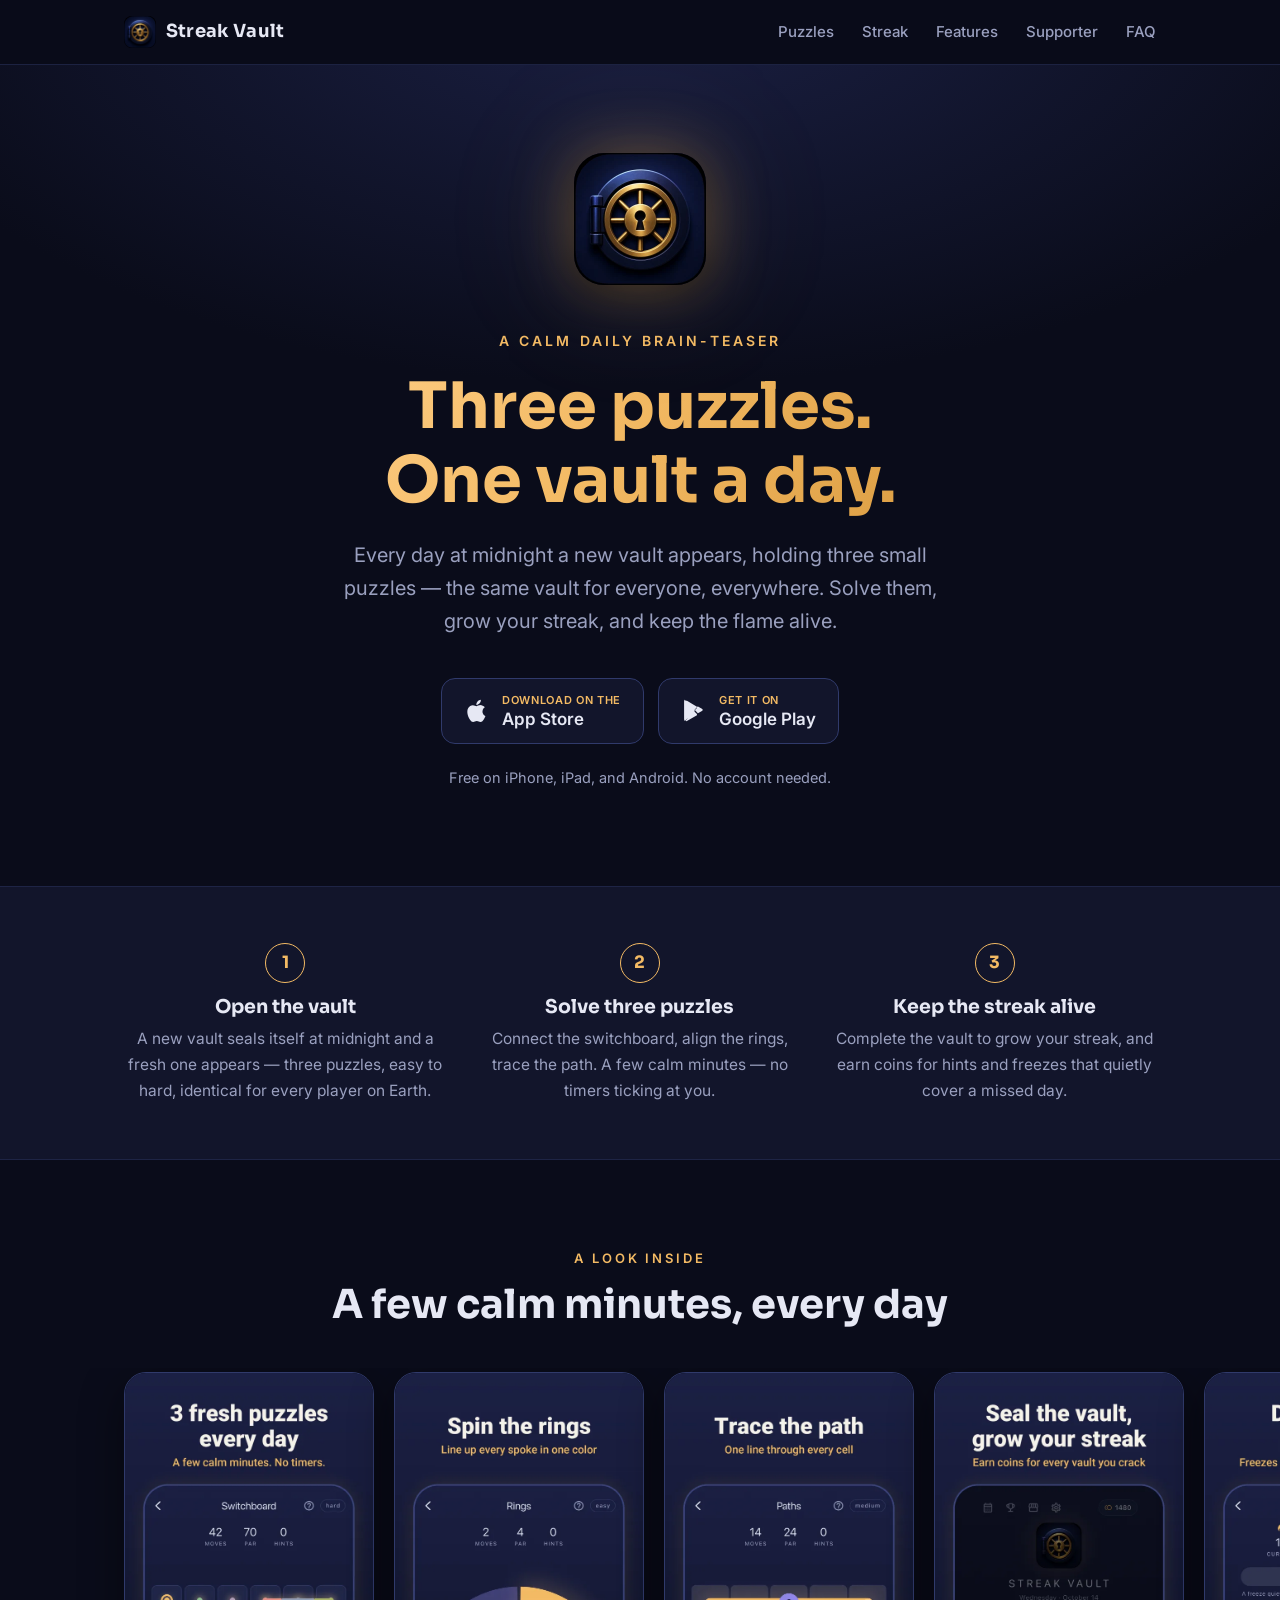
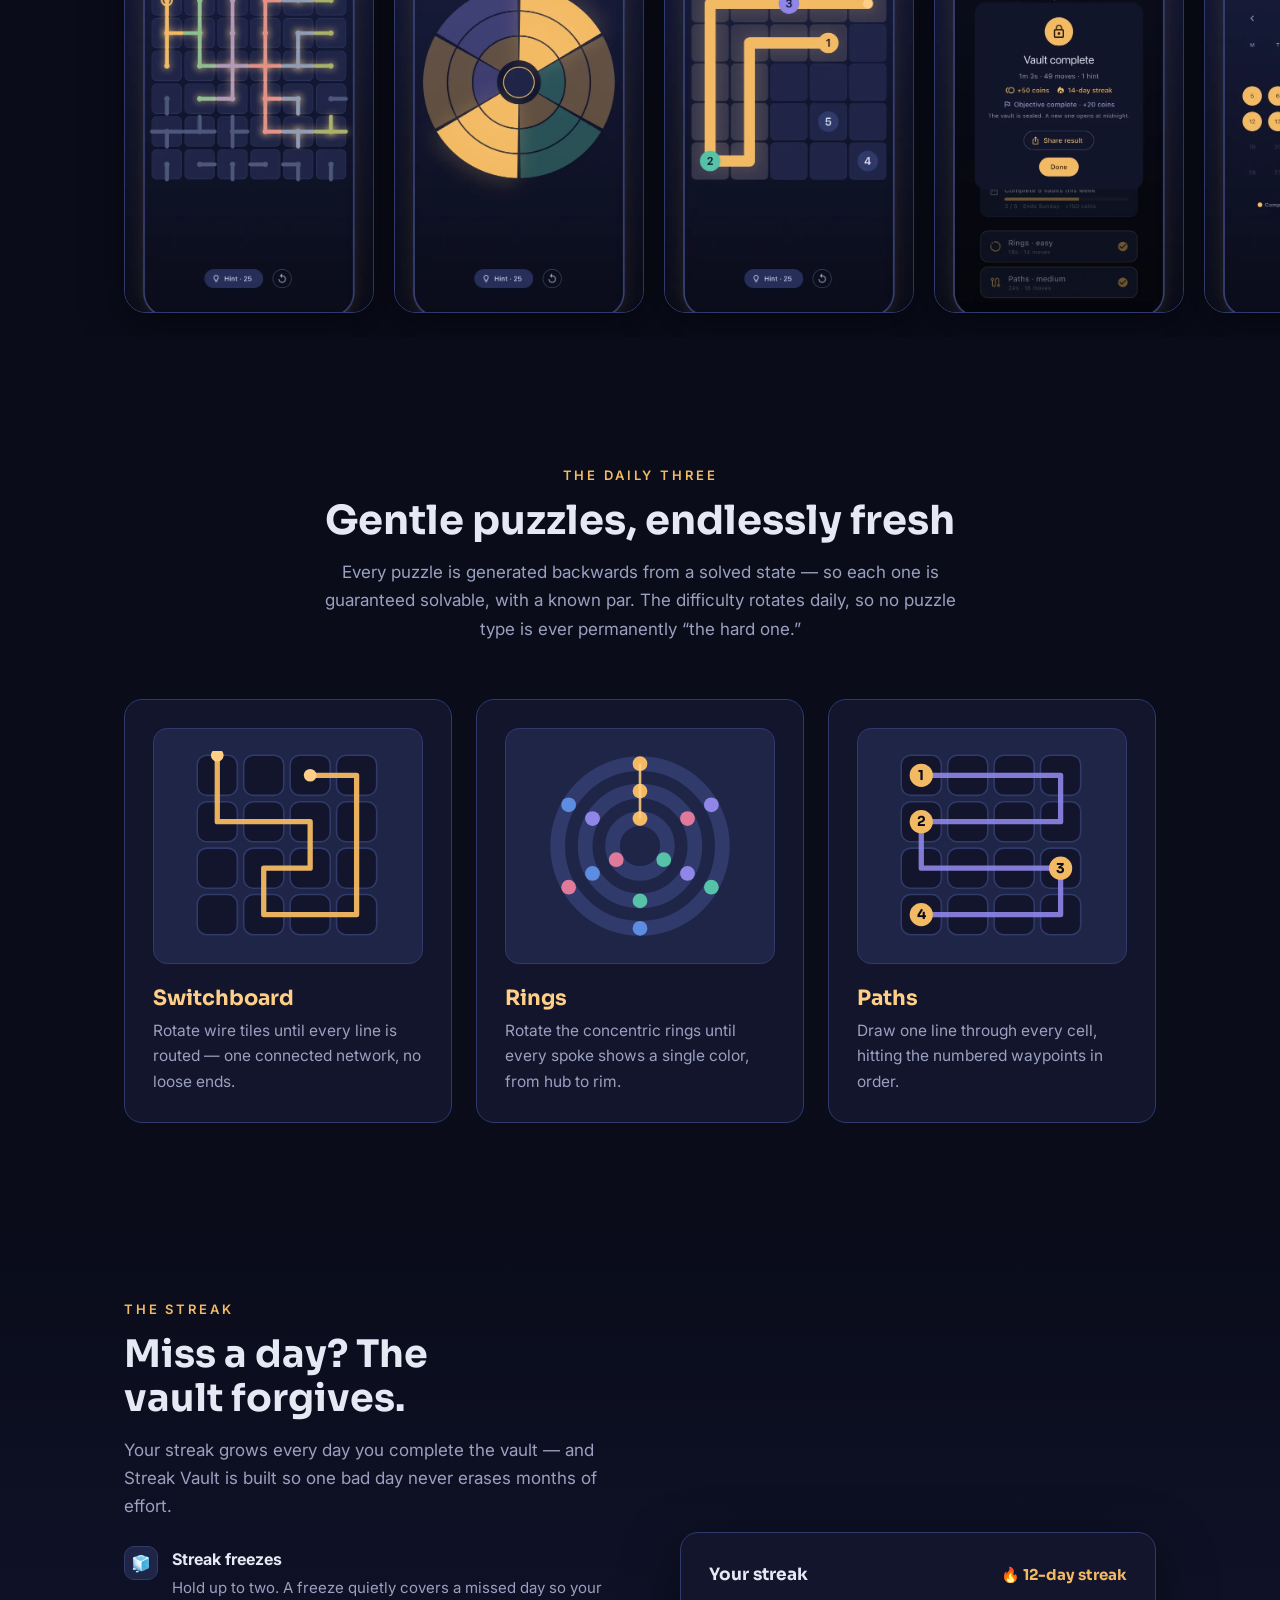
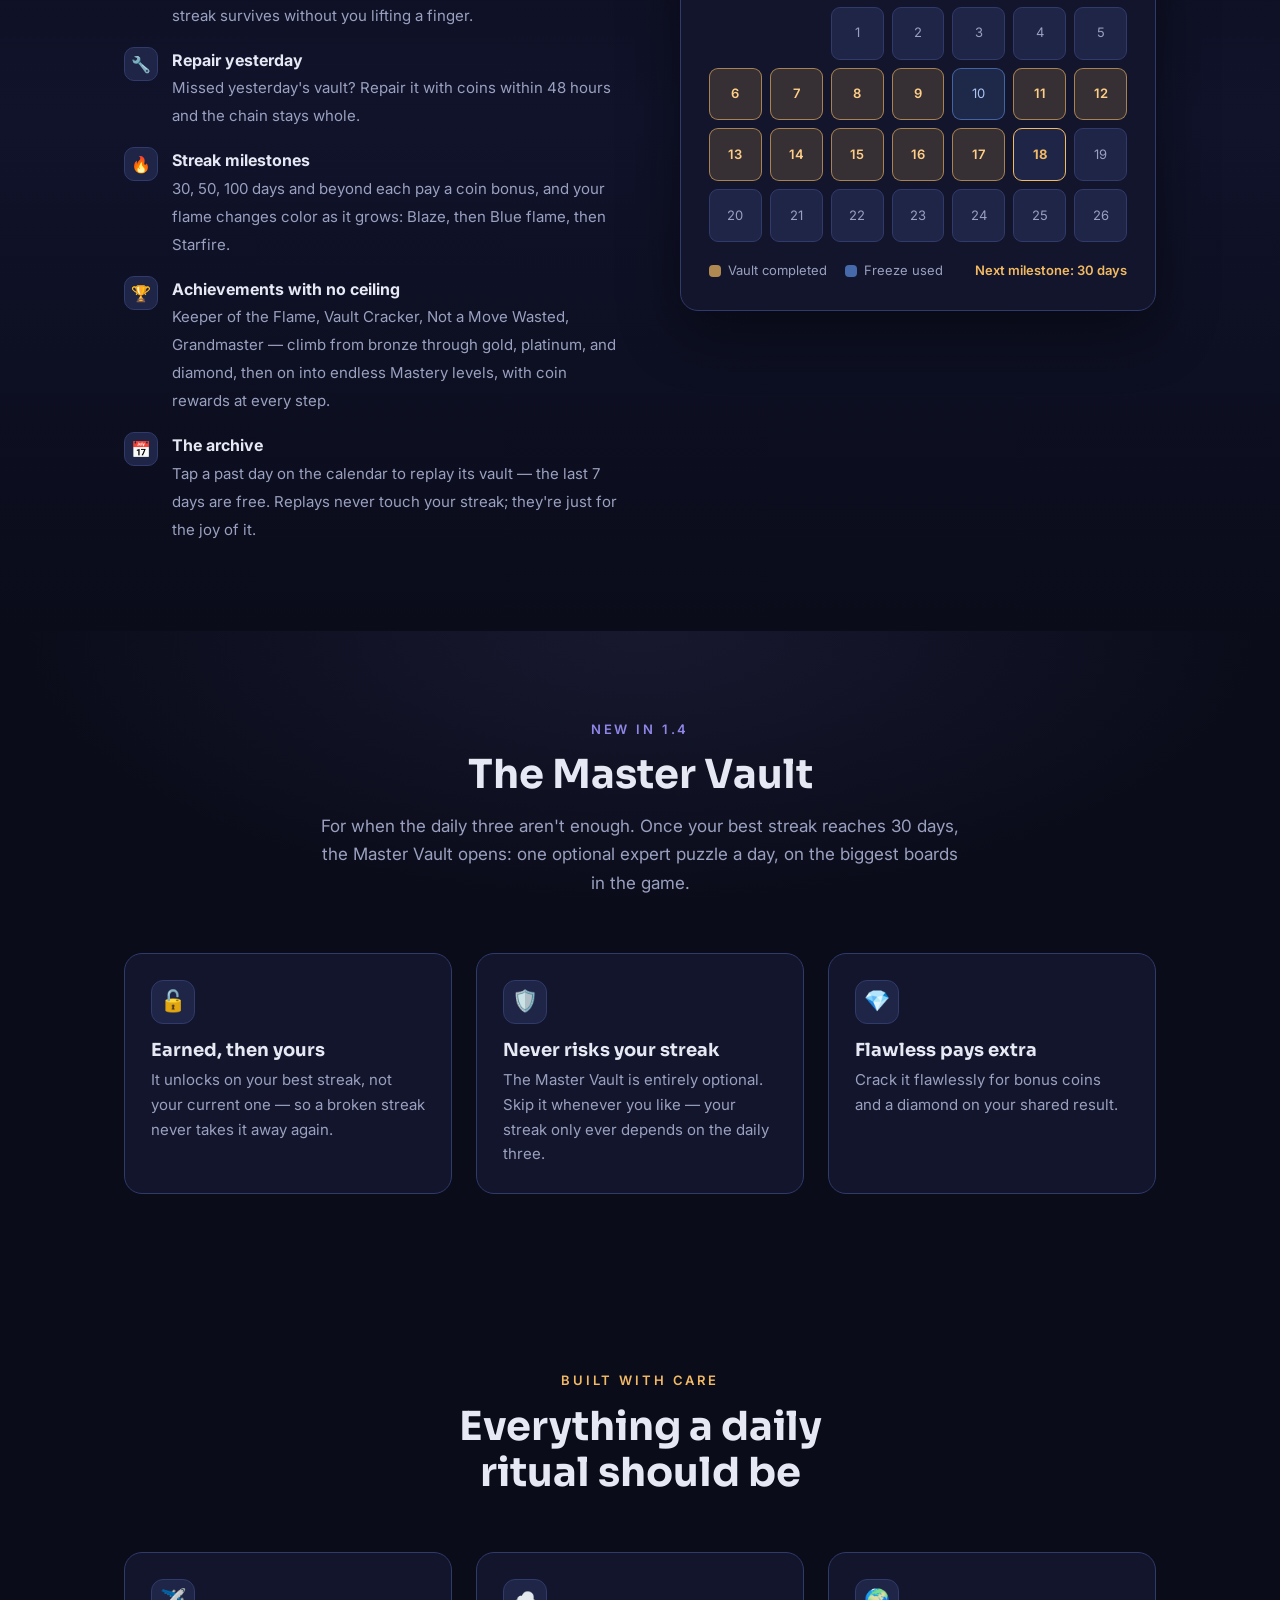
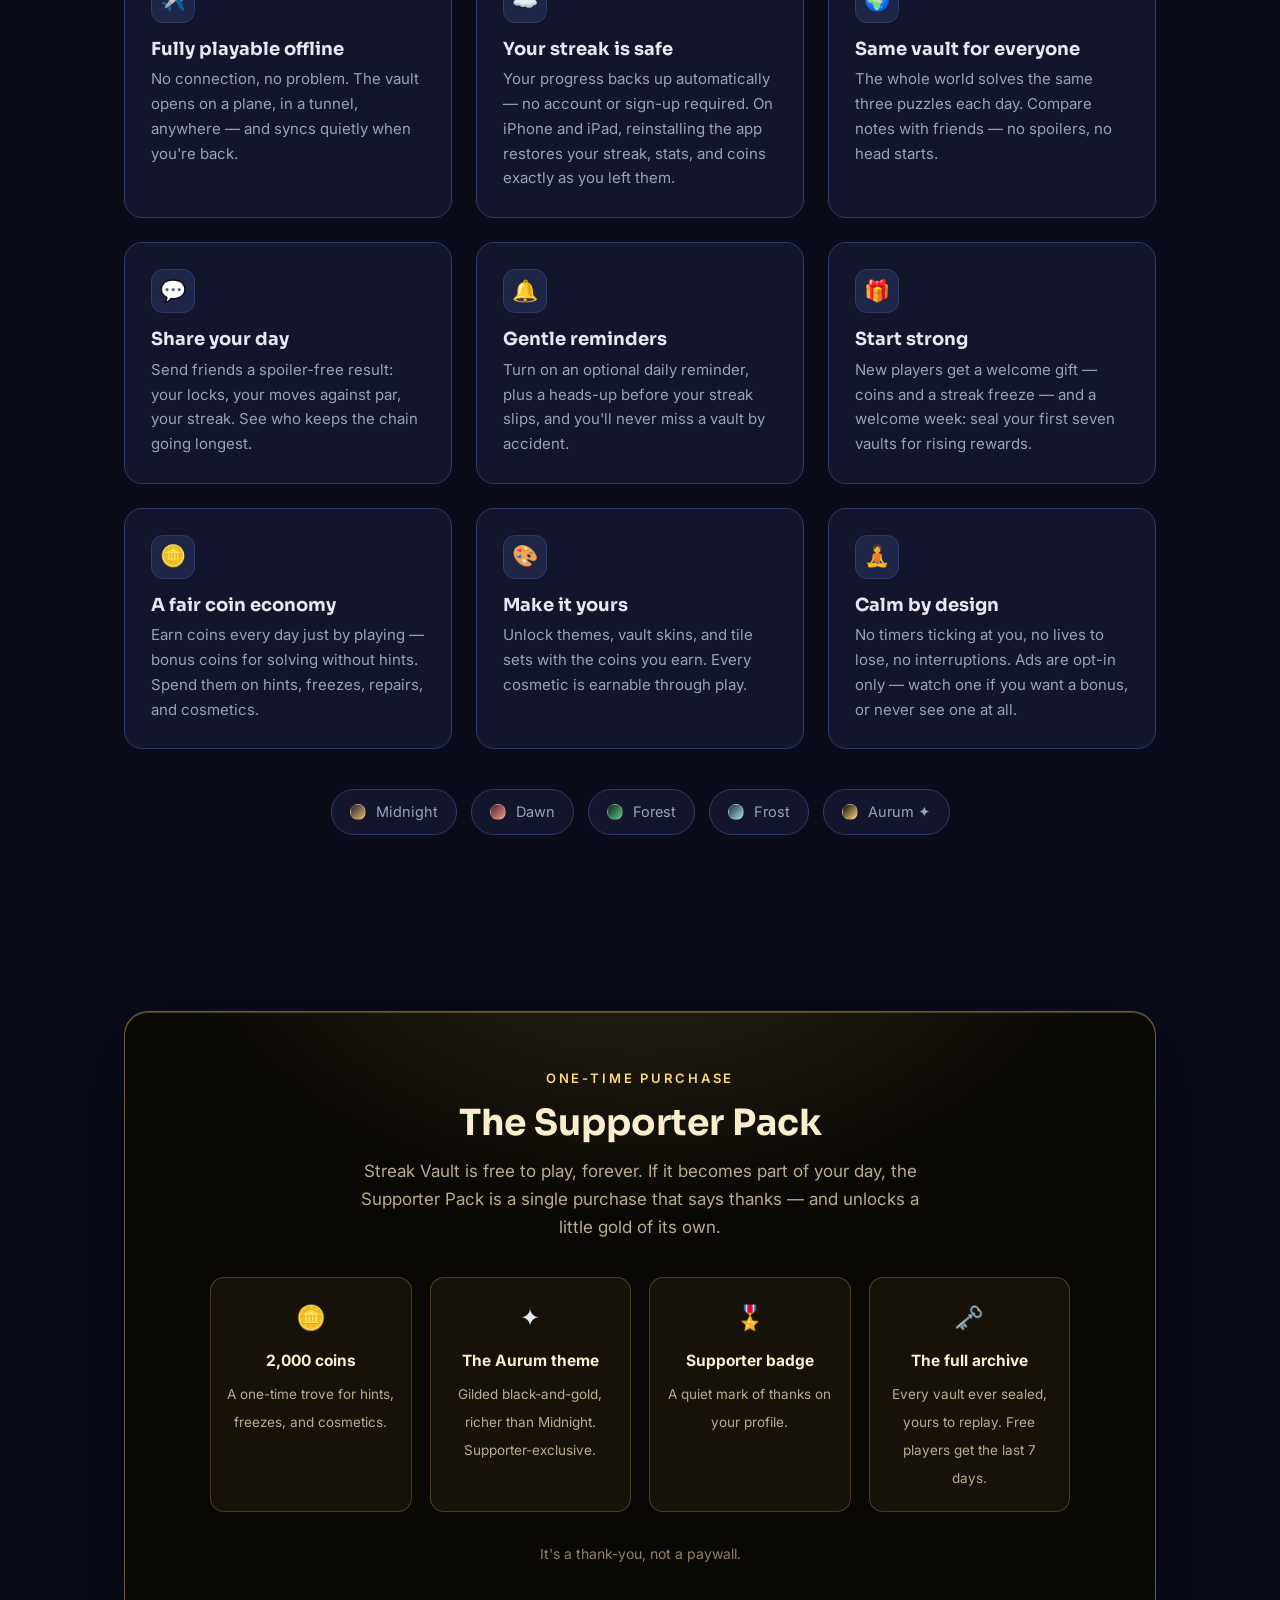
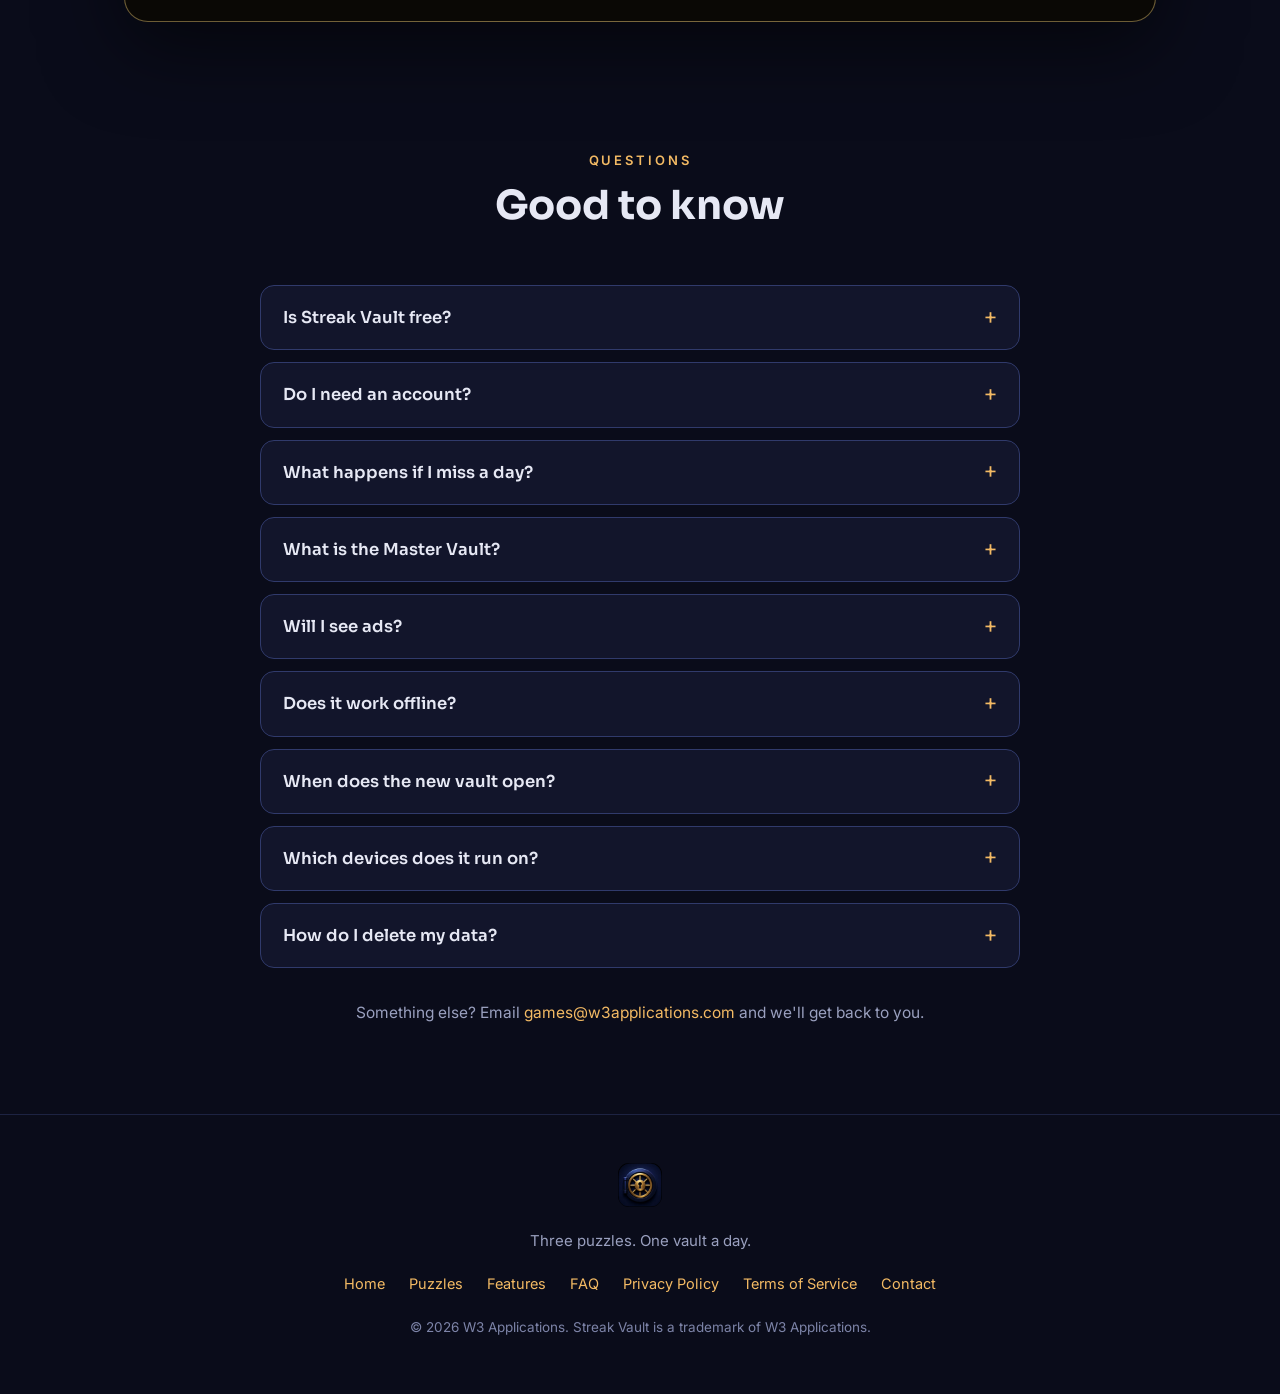
<file: index.html>
<!DOCTYPE html>
<html lang="en">
<head>
  <meta charset="UTF-8">
  <meta name="viewport" content="width=device-width, initial-scale=1.0">
  <title>Streak Vault — Three puzzles. One vault a day.</title>
  <meta name="description" content="A calm daily brain-teaser. Open the daily vault, solve three small puzzles, and keep your streak alive. Same vault for everyone, everywhere — fully playable offline.">
  <link rel="canonical" href="https://streakvault.com/">
  <meta name="theme-color" content="#0a0c1a">
  <meta name="apple-itunes-app" content="app-id=6798832109">
  <link rel="icon" type="image/png" href="assets/favicon.png">
  <link rel="apple-touch-icon" href="assets/apple-touch-icon.png">
  <meta property="og:site_name" content="Streak Vault">
  <meta property="og:title" content="Streak Vault — Three puzzles. One vault a day.">
  <meta property="og:description" content="A calm daily brain-teaser. Open the daily vault, solve three small puzzles, and keep your streak alive.">
  <meta property="og:image" content="https://streakvault.com/assets/og-image.jpg">
  <meta property="og:image:width" content="1200">
  <meta property="og:image:height" content="630">
  <meta property="og:image:alt" content="Streak Vault app icon beside the words: Three puzzles. One vault a day.">
  <meta property="og:url" content="https://streakvault.com/">
  <meta property="og:type" content="website">
  <meta name="twitter:card" content="summary_large_image">
  <link rel="preconnect" href="https://fonts.googleapis.com">
  <link rel="preconnect" href="https://fonts.gstatic.com" crossorigin>
  <link href="https://fonts.googleapis.com/css2?family=Inter:wght@400;500;600&family=Sora:wght@600;700&display=swap" rel="stylesheet">
  <link rel="stylesheet" href="styles.css">
  <script type="application/ld+json">
  {
    "@context": "https://schema.org",
    "@type": "MobileApplication",
    "name": "Streak Vault",
    "alternateName": "Streak Vault: Daily Puzzles",
    "description": "A calm daily brain-teaser. Open the daily vault, solve three small puzzles, and keep your streak alive.",
    "url": "https://streakvault.com/",
    "image": "https://streakvault.com/assets/app-icon.png",
    "applicationCategory": "GameApplication",
    "operatingSystem": "iOS, Android",
    "offers": { "@type": "Offer", "price": "0", "priceCurrency": "USD" },
    "author": { "@type": "Organization", "name": "W3 Applications" },
    "sameAs": [
      "https://apps.apple.com/app/streak-vault-daily-puzzles/id6798832109",
      "https://play.google.com/store/apps/details?id=com.w3applications.streak_vault"
    ]
  }
  </script>
</head>
<body>

<nav class="nav" aria-label="Main">
  <div class="wrap nav-inner">
    <a href="index.html" class="nav-brand">
      <img src="assets/app-icon-264.webp" alt="" width="32" height="32">
      Streak Vault
    </a>
    <div class="nav-links">
      <a href="#puzzles">Puzzles</a>
      <a href="#streak" class="hide-sm">Streak</a>
      <a href="#features" class="hide-sm">Features</a>
      <a href="#supporter">Supporter</a>
      <a href="#faq">FAQ</a>
    </div>
  </div>
</nav>

<main>

<header class="hero">
  <div class="wrap">
    <img class="hero-icon" src="assets/app-icon-264.webp" alt="Streak Vault app icon" width="132" height="132">
    <div class="eyebrow">A calm daily brain-teaser</div>
    <h1>Three puzzles.<br>One vault a day.</h1>
    <p class="sub">Every day at midnight a new vault appears, holding three small puzzles — the same vault for everyone, everywhere. Solve them, grow your streak, and keep the flame alive.</p>
    <div class="badges">
      <a class="badge" href="https://apps.apple.com/app/streak-vault-daily-puzzles/id6798832109" target="_blank" rel="noopener">
        <svg viewBox="0 0 24 24" aria-hidden="true"><path d="M17.05 12.54c-.03-2.6 2.12-3.85 2.22-3.91-1.21-1.77-3.09-2.01-3.76-2.04-1.6-.16-3.12.94-3.93.94-.81 0-2.06-.92-3.39-.89-1.74.03-3.35 1.01-4.25 2.57-1.81 3.14-.46 7.79 1.3 10.34.86 1.25 1.89 2.65 3.24 2.6 1.3-.05 1.79-.84 3.36-.84 1.57 0 2.01.84 3.38.81 1.4-.02 2.29-1.27 3.15-2.53.99-1.45 1.4-2.85 1.42-2.92-.03-.01-2.72-1.04-2.74-4.13zM14.46 4.9c.72-.87 1.2-2.08 1.07-3.29-1.03.04-2.28.69-3.02 1.56-.66.77-1.24 2-1.09 3.18 1.15.09 2.33-.58 3.04-1.45z"/></svg>
        <span><span class="badge-top">Download on the</span><span class="badge-bottom">App Store</span></span>
      </a>
      <a class="badge" href="https://play.google.com/store/apps/details?id=com.w3applications.streak_vault" target="_blank" rel="noopener">
        <svg viewBox="0 0 24 24" aria-hidden="true"><path d="M3.6 1.8c-.4.4-.6 1-.6 1.7v17c0 .7.2 1.3.6 1.7l.1.1 9.5-9.5v-.2L3.7 1.7l-.1.1zm12.8 12.9l-3.2-3.2v-.2l3.2-3.2.1.1 3.8 2.2c1.1.6 1.1 1.6 0 2.2l-3.8 2.2-.1-.1zm-.9.9L12.3 12.4 4.5 22.2c.4.4 1 .4 1.7 0l9.3-5.4v-1.2zm0-7.2L6.2 3c-.7-.4-1.3-.4-1.7 0l7.8 9.8 3.2-3.2v-1.2z" transform="scale(0.95)"/></svg>
        <span><span class="badge-top">Get it on</span><span class="badge-bottom">Google Play</span></span>
      </a>
    </div>
    <p class="hero-note">Free on iPhone, iPad, and Android. No account needed.</p>
  </div>
</header>

<section class="ritual" aria-labelledby="ritual-title">
  <h2 id="ritual-title" class="sr-only">How it works</h2>
  <div class="wrap ritual-steps">
    <div class="ritual-step">
      <span class="num" aria-hidden="true">1</span>
      <h3>Open the vault</h3>
      <p>A new vault seals itself at midnight and a fresh one appears — three puzzles, easy to hard, identical for every player on Earth.</p>
    </div>
    <div class="ritual-step">
      <span class="num" aria-hidden="true">2</span>
      <h3>Solve three puzzles</h3>
      <p>Connect the switchboard, align the rings, trace the path. A few calm minutes — no timers ticking at you.</p>
    </div>
    <div class="ritual-step">
      <span class="num" aria-hidden="true">3</span>
      <h3>Keep the streak alive</h3>
      <p>Complete the vault to grow your streak, and earn coins for hints and freezes that quietly cover a missed day.</p>
    </div>
  </div>
</section>

<section id="screens" class="screens">
  <div class="wrap">
    <div class="section-head">
      <div class="kicker">A look inside</div>
      <h2>A few calm minutes, every day</h2>
    </div>
  </div>
  <ul class="shots" tabindex="0" aria-label="App screenshots — scroll sideways for more">
    <li><img src="assets/screens/switchboard.webp" width="600" height="1305" alt="Switchboard puzzle mid-solve, captioned “3 fresh puzzles every day”"></li>
    <li><img src="assets/screens/rings.webp" width="600" height="1305" alt="Rings puzzle, captioned “Spin the rings”"></li>
    <li><img src="assets/screens/paths.webp" width="600" height="1305" alt="Paths puzzle, captioned “Trace the path”"></li>
    <li><img src="assets/screens/vault-complete.webp" width="600" height="1305" loading="lazy" alt="Vault complete screen showing coins earned and a 14-day streak, captioned “Seal the vault, grow your streak”"></li>
    <li><img src="assets/screens/calendar.webp" width="600" height="1305" loading="lazy" alt="Streak calendar with fourteen completed days, captioned “Don't break the chain”"></li>
    <li><img src="assets/screens/share.webp" width="600" height="1305" loading="lazy" alt="Home screen after a completed vault with a Share result button, captioned “Share your day”"></li>
    <li><img src="assets/screens/themes.webp" width="600" height="1305" loading="lazy" alt="Home screen in the Dawn theme, captioned “Make it yours”"></li>
  </ul>
</section>

<section id="puzzles">
  <div class="wrap">
    <div class="section-head">
      <div class="kicker">The daily three</div>
      <h2>Gentle puzzles, endlessly fresh</h2>
      <p>Every puzzle is generated backwards from a solved state — so each one is guaranteed solvable, with a known par. The difficulty rotates daily, so no puzzle type is ever permanently “the hard one.”</p>
    </div>
    <div class="puzzles-grid">

      <div class="puzzle-card">
        <div class="puzzle-art">
          <svg viewBox="0 0 180 180" aria-hidden="true">
            <g stroke="#303a6b" stroke-width="1.5" fill="#12152b">
              <rect x="4" y="4" width="38" height="38" rx="9"/><rect x="48" y="4" width="38" height="38" rx="9"/><rect x="92" y="4" width="38" height="38" rx="9"/><rect x="136" y="4" width="38" height="38" rx="9"/>
              <rect x="4" y="48" width="38" height="38" rx="9"/><rect x="48" y="48" width="38" height="38" rx="9"/><rect x="92" y="48" width="38" height="38" rx="9"/><rect x="136" y="48" width="38" height="38" rx="9"/>
              <rect x="4" y="92" width="38" height="38" rx="9"/><rect x="48" y="92" width="38" height="38" rx="9"/><rect x="92" y="92" width="38" height="38" rx="9"/><rect x="136" y="92" width="38" height="38" rx="9"/>
              <rect x="4" y="136" width="38" height="38" rx="9"/><rect x="48" y="136" width="38" height="38" rx="9"/><rect x="92" y="136" width="38" height="38" rx="9"/><rect x="136" y="136" width="38" height="38" rx="9"/>
            </g>
            <path d="M23 4 L23 67 L111 67 L111 111 L67 111 L67 155 L155 155 L155 23 L111 23" fill="none" stroke="#f3ba64" stroke-width="5" stroke-linecap="round" stroke-linejoin="round" opacity="0.95"/>
            <circle cx="23" cy="4" r="6" fill="#ffcf87"/>
            <circle cx="111" cy="23" r="6" fill="#ffcf87"/>
          </svg>
        </div>
        <h3>Switchboard</h3>
        <p>Rotate wire tiles until every line is routed — one connected network, no loose ends.</p>
      </div>

      <div class="puzzle-card">
        <div class="puzzle-art">
          <svg viewBox="0 0 180 180" aria-hidden="true">
            <circle cx="90" cy="90" r="78" fill="none" stroke="#303a6b" stroke-width="14"/>
            <circle cx="90" cy="90" r="52" fill="none" stroke="#303a6b" stroke-width="14"/>
            <circle cx="90" cy="90" r="26" fill="none" stroke="#303a6b" stroke-width="14"/>
            <g>
              <circle cx="90" cy="12" r="7" fill="#f3ba64"/><circle cx="90" cy="38" r="7" fill="#f3ba64"/><circle cx="90" cy="64" r="7" fill="#f3ba64"/>
              <circle cx="157.6" cy="129" r="7" fill="#56c2a8"/><circle cx="135" cy="116" r="7" fill="#8f86e8"/><circle cx="112.5" cy="103" r="7" fill="#56c2a8"/>
              <circle cx="22.4" cy="129" r="7" fill="#e07a9a"/><circle cx="45" cy="116" r="7" fill="#5d8de0"/><circle cx="67.5" cy="103" r="7" fill="#e07a9a"/>
              <circle cx="22.4" cy="51" r="7" fill="#5d8de0"/><circle cx="45" cy="64" r="7" fill="#8f86e8"/>
              <circle cx="157.6" cy="51" r="7" fill="#8f86e8"/><circle cx="135" cy="64" r="7" fill="#e07a9a"/>
              <circle cx="90" cy="168" r="7" fill="#5d8de0"/><circle cx="90" cy="142" r="7" fill="#56c2a8"/>
            </g>
            <line x1="90" y1="12" x2="90" y2="64" stroke="#ffcf87" stroke-width="2.5" opacity="0.85"/>
          </svg>
        </div>
        <h3>Rings</h3>
        <p>Rotate the concentric rings until every spoke shows a single color, from hub to rim.</p>
      </div>

      <div class="puzzle-card">
        <div class="puzzle-art">
          <svg viewBox="0 0 180 180" aria-hidden="true">
            <g stroke="#303a6b" stroke-width="1.5" fill="#12152b">
              <rect x="4" y="4" width="38" height="38" rx="9"/><rect x="48" y="4" width="38" height="38" rx="9"/><rect x="92" y="4" width="38" height="38" rx="9"/><rect x="136" y="4" width="38" height="38" rx="9"/>
              <rect x="4" y="48" width="38" height="38" rx="9"/><rect x="48" y="48" width="38" height="38" rx="9"/><rect x="92" y="48" width="38" height="38" rx="9"/><rect x="136" y="48" width="38" height="38" rx="9"/>
              <rect x="4" y="92" width="38" height="38" rx="9"/><rect x="48" y="92" width="38" height="38" rx="9"/><rect x="92" y="92" width="38" height="38" rx="9"/><rect x="136" y="92" width="38" height="38" rx="9"/>
              <rect x="4" y="136" width="38" height="38" rx="9"/><rect x="48" y="136" width="38" height="38" rx="9"/><rect x="92" y="136" width="38" height="38" rx="9"/><rect x="136" y="136" width="38" height="38" rx="9"/>
            </g>
            <path d="M23 23 L67 23 L111 23 L155 23 L155 67 L111 67 L67 67 L23 67 L23 111 L67 111 L111 111 L155 111 L155 155 L111 155 L67 155 L23 155"
                  fill="none" stroke="#8f86e8" stroke-width="5" stroke-linecap="round" stroke-linejoin="round" opacity="0.9"/>
            <g font-family="Sora, sans-serif" font-size="13" font-weight="700" text-anchor="middle">
              <circle cx="23" cy="23" r="11" fill="#f3ba64"/><text x="23" y="27.5" fill="#0a0c1a">1</text>
              <circle cx="23" cy="67" r="11" fill="#f3ba64"/><text x="23" y="71.5" fill="#0a0c1a">2</text>
              <circle cx="155" cy="111" r="11" fill="#f3ba64"/><text x="155" y="115.5" fill="#0a0c1a">3</text>
              <circle cx="23" cy="155" r="11" fill="#f3ba64"/><text x="23" y="159.5" fill="#0a0c1a">4</text>
            </g>
          </svg>
        </div>
        <h3>Paths</h3>
        <p>Draw one line through every cell, hitting the numbered waypoints in order.</p>
      </div>

    </div>
  </div>
</section>

<section id="streak" class="streak">
  <div class="wrap streak-cols">
    <div class="streak-copy">
      <div class="kicker">The streak</div>
      <h2>Miss a day? The vault forgives.</h2>
      <p>Your streak grows every day you complete the vault — and Streak Vault is built so one bad day never erases months of effort.</p>
      <ul class="streak-list">
        <li>
          <span class="dot" aria-hidden="true">🧊</span>
          <span><b>Streak freezes</b><span class="desc">Hold up to two. A freeze quietly covers a missed day so your streak survives without you lifting a finger.</span></span>
        </li>
        <li>
          <span class="dot" aria-hidden="true">🔧</span>
          <span><b>Repair yesterday</b><span class="desc">Missed yesterday's vault? Repair it with coins within 48 hours and the chain stays whole.</span></span>
        </li>
        <li>
          <span class="dot" aria-hidden="true">🔥</span>
          <span><b>Streak milestones</b><span class="desc">30, 50, 100 days and beyond each pay a coin bonus, and your flame changes color as it grows: Blaze, then Blue flame, then Starfire.</span></span>
        </li>
        <li>
          <span class="dot" aria-hidden="true">🏆</span>
          <span><b>Achievements with no ceiling</b><span class="desc">Keeper of the Flame, Vault Cracker, Not a Move Wasted, Grandmaster — climb from bronze through gold, platinum, and diamond, then on into endless Mastery levels, with coin rewards at every step.</span></span>
        </li>
        <li>
          <span class="dot" aria-hidden="true">📅</span>
          <span><b>The archive</b><span class="desc">Tap a past day on the calendar to replay its vault — the last 7 days are free. Replays never touch your streak; they're just for the joy of it.</span></span>
        </li>
      </ul>
    </div>
    <div class="calendar-card" aria-hidden="true">
      <div class="cal-head">
        <span class="month">Your streak</span>
        <span class="streak-count">🔥 12-day streak</span>
      </div>
      <div class="cal-grid">
        <span class="cal-cell empty"></span><span class="cal-cell empty"></span><span class="cal-cell">1</span><span class="cal-cell">2</span><span class="cal-cell">3</span><span class="cal-cell">4</span><span class="cal-cell">5</span>
        <span class="cal-cell done">6</span><span class="cal-cell done">7</span><span class="cal-cell done">8</span><span class="cal-cell done">9</span><span class="cal-cell frozen">10</span><span class="cal-cell done">11</span><span class="cal-cell done">12</span>
        <span class="cal-cell done">13</span><span class="cal-cell done">14</span><span class="cal-cell done">15</span><span class="cal-cell done">16</span><span class="cal-cell done">17</span><span class="cal-cell today">18</span><span class="cal-cell">19</span>
        <span class="cal-cell">20</span><span class="cal-cell">21</span><span class="cal-cell">22</span><span class="cal-cell">23</span><span class="cal-cell">24</span><span class="cal-cell">25</span><span class="cal-cell">26</span>
      </div>
      <div class="cal-legend">
        <span class="chip"><span class="swatch done"></span>Vault completed</span>
        <span class="chip"><span class="swatch frozen"></span>Freeze used</span>
        <span class="chip next">Next milestone: 30 days</span>
      </div>
    </div>
  </div>
</section>

<section id="master" class="master">
  <div class="wrap">
    <div class="section-head">
      <div class="kicker">New in 1.4</div>
      <h2>The Master Vault</h2>
      <p>For when the daily three aren't enough. Once your best streak reaches 30 days, the Master Vault opens: one optional expert puzzle a day, on the biggest boards in the game.</p>
    </div>
    <div class="features-grid">
      <div class="feature-card">
        <div class="icon" aria-hidden="true">🔓</div>
        <h3>Earned, then yours</h3>
        <p>It unlocks on your best streak, not your current one — so a broken streak never takes it away again.</p>
      </div>
      <div class="feature-card">
        <div class="icon" aria-hidden="true">🛡️</div>
        <h3>Never risks your streak</h3>
        <p>The Master Vault is entirely optional. Skip it whenever you like — your streak only ever depends on the daily three.</p>
      </div>
      <div class="feature-card">
        <div class="icon" aria-hidden="true">💎</div>
        <h3>Flawless pays extra</h3>
        <p>Crack it flawlessly for bonus coins and a diamond on your shared result.</p>
      </div>
    </div>
  </div>
</section>

<section id="features">
  <div class="wrap">
    <div class="section-head">
      <div class="kicker">Built with care</div>
      <h2>Everything a daily ritual should be</h2>
    </div>
    <div class="features-grid">
      <div class="feature-card">
        <div class="icon" aria-hidden="true">✈️</div>
        <h3>Fully playable offline</h3>
        <p>No connection, no problem. The vault opens on a plane, in a tunnel, anywhere — and syncs quietly when you're back.</p>
      </div>
      <div class="feature-card">
        <div class="icon" aria-hidden="true">☁️</div>
        <h3>Your streak is safe</h3>
        <p>Your progress backs up automatically — no account or sign-up required. On iPhone and iPad, reinstalling the app restores your streak, stats, and coins exactly as you left them.</p>
      </div>
      <div class="feature-card">
        <div class="icon" aria-hidden="true">🌍</div>
        <h3>Same vault for everyone</h3>
        <p>The whole world solves the same three puzzles each day. Compare notes with friends — no spoilers, no head starts.</p>
      </div>
      <div class="feature-card">
        <div class="icon" aria-hidden="true">💬</div>
        <h3>Share your day</h3>
        <p>Send friends a spoiler-free result: your locks, your moves against par, your streak. See who keeps the chain going longest.</p>
      </div>
      <div class="feature-card">
        <div class="icon" aria-hidden="true">🔔</div>
        <h3>Gentle reminders</h3>
        <p>Turn on an optional daily reminder, plus a heads-up before your streak slips, and you'll never miss a vault by accident.</p>
      </div>
      <div class="feature-card">
        <div class="icon" aria-hidden="true">🎁</div>
        <h3>Start strong</h3>
        <p>New players get a welcome gift — coins and a streak freeze — and a welcome week: seal your first seven vaults for rising rewards.</p>
      </div>
      <div class="feature-card">
        <div class="icon" aria-hidden="true">🪙</div>
        <h3>A fair coin economy</h3>
        <p>Earn coins every day just by playing — bonus coins for solving without hints. Spend them on hints, freezes, repairs, and cosmetics.</p>
      </div>
      <div class="feature-card">
        <div class="icon" aria-hidden="true">🎨</div>
        <h3>Make it yours</h3>
        <p>Unlock themes, vault skins, and tile sets with the coins you earn. Every cosmetic is earnable through play.</p>
      </div>
      <div class="feature-card">
        <div class="icon" aria-hidden="true">🧘</div>
        <h3>Calm by design</h3>
        <p>No timers ticking at you, no lives to lose, no interruptions. Ads are opt-in only — watch one if you want a bonus, or never see one at all.</p>
      </div>
    </div>
    <div class="themes-row">
      <span class="theme-pill"><span class="sw" style="background:linear-gradient(135deg,#1b2044,#f3ba64)"></span>Midnight</span>
      <span class="theme-pill"><span class="sw" style="background:linear-gradient(135deg,#3d1f3f,#ff9a76)"></span>Dawn</span>
      <span class="theme-pill"><span class="sw" style="background:linear-gradient(135deg,#0f2418,#59c98d)"></span>Forest</span>
      <span class="theme-pill"><span class="sw" style="background:linear-gradient(135deg,#20303f,#a8d8f0)"></span>Frost</span>
      <span class="theme-pill"><span class="sw" style="background:linear-gradient(135deg,#0a0805,#ffd97e)"></span>Aurum ✦</span>
    </div>
  </div>
</section>

<section id="supporter">
  <div class="wrap">
    <div class="supporter-card">
      <div class="kicker">One-time purchase</div>
      <h2>The Supporter Pack</h2>
      <p>Streak Vault is free to play, forever. If it becomes part of your day, the Supporter Pack is a single purchase that says thanks — and unlocks a little gold of its own.</p>
      <div class="supporter-perks">
        <div class="perk">
          <div class="perk-icon" aria-hidden="true">🪙</div>
          <b>2,000 coins</b>
          <span>A one-time trove for hints, freezes, and cosmetics.</span>
        </div>
        <div class="perk">
          <div class="perk-icon" aria-hidden="true">✦</div>
          <b>The Aurum theme</b>
          <span>Gilded black-and-gold, richer than Midnight. Supporter-exclusive.</span>
        </div>
        <div class="perk">
          <div class="perk-icon" aria-hidden="true">🎖️</div>
          <b>Supporter badge</b>
          <span>A quiet mark of thanks on your profile.</span>
        </div>
        <div class="perk">
          <div class="perk-icon" aria-hidden="true">🗝️</div>
          <b>The full archive</b>
          <span>Every vault ever sealed, yours to replay. Free players get the last 7 days.</span>
        </div>
      </div>
      <p class="supporter-note">It's a thank-you, not a paywall.</p>
    </div>
  </div>
</section>

<section id="faq" class="faq">
  <div class="wrap">
    <div class="section-head">
      <div class="kicker">Questions</div>
      <h2>Good to know</h2>
    </div>
    <div class="faq-list">
      <details>
        <summary>Is Streak Vault free?</summary>
        <p>Yes. The daily vault, streaks, achievements, and the shop are all free. There is one optional one-time purchase, the Supporter Pack, and no subscription.</p>
      </details>
      <details>
        <summary>Do I need an account?</summary>
        <p>No. There's no sign-up and no login. Your progress backs up automatically, and on iPhone and iPad a reinstall restores your streak, stats, and coins exactly.</p>
      </details>
      <details>
        <summary>What happens if I miss a day?</summary>
        <p>If you're holding a streak freeze, it covers the missed day automatically — you can hold up to two. If you have none, you can repair yesterday's vault with coins the next day. After that, the streak resets.</p>
      </details>
      <details>
        <summary>What is the Master Vault?</summary>
        <p>An optional expert puzzle that appears every day once your best streak reaches 30 days. It uses the biggest boards in the game, never affects your streak, and pays bonus coins for a flawless solve.</p>
      </details>
      <details>
        <summary>Will I see ads?</summary>
        <p>Only if you choose to. The only ads are short videos you can opt to watch for a bonus — an extra hint, a bonus puzzle, or double coins. There are no banners and no pop-up ads.</p>
      </details>
      <details>
        <summary>Does it work offline?</summary>
        <p>Yes. The daily vault is fully playable without a connection, and your progress syncs quietly the next time you're online.</p>
      </details>
      <details>
        <summary>When does the new vault open?</summary>
        <p>At midnight in your device's local time. Everyone gets the same three puzzles for that date.</p>
      </details>
      <details>
        <summary>Which devices does it run on?</summary>
        <p>iPhone and iPad from the App Store, and Android from Google Play.</p>
      </details>
      <details>
        <summary>How do I delete my data?</summary>
        <p>See <a href="privacy.html#deleting-your-data">Deleting your data</a> in the Privacy Policy.</p>
      </details>
    </div>
    <p class="faq-contact">Something else? Email <a href="mailto:games@w3applications.com">games@w3applications.com</a> and we'll get back to you.</p>
  </div>
</section>

</main>

<footer>
  <div class="wrap">
    <img src="assets/app-icon-264.webp" alt="" width="44" height="44">
    <p class="foot-tag">Three puzzles. One vault a day.</p>
    <div class="foot-links">
      <a href="index.html">Home</a>
      <a href="#puzzles">Puzzles</a>
      <a href="#features">Features</a>
      <a href="#faq">FAQ</a>
      <a href="privacy.html">Privacy Policy</a>
      <a href="terms.html">Terms of Service</a>
      <a href="mailto:games@w3applications.com">Contact</a>
    </div>
    <p class="copyright">© 2026 W3 Applications. Streak Vault is a trademark of W3 Applications.</p>
  </div>
</footer>

</body>
</html>
</file>
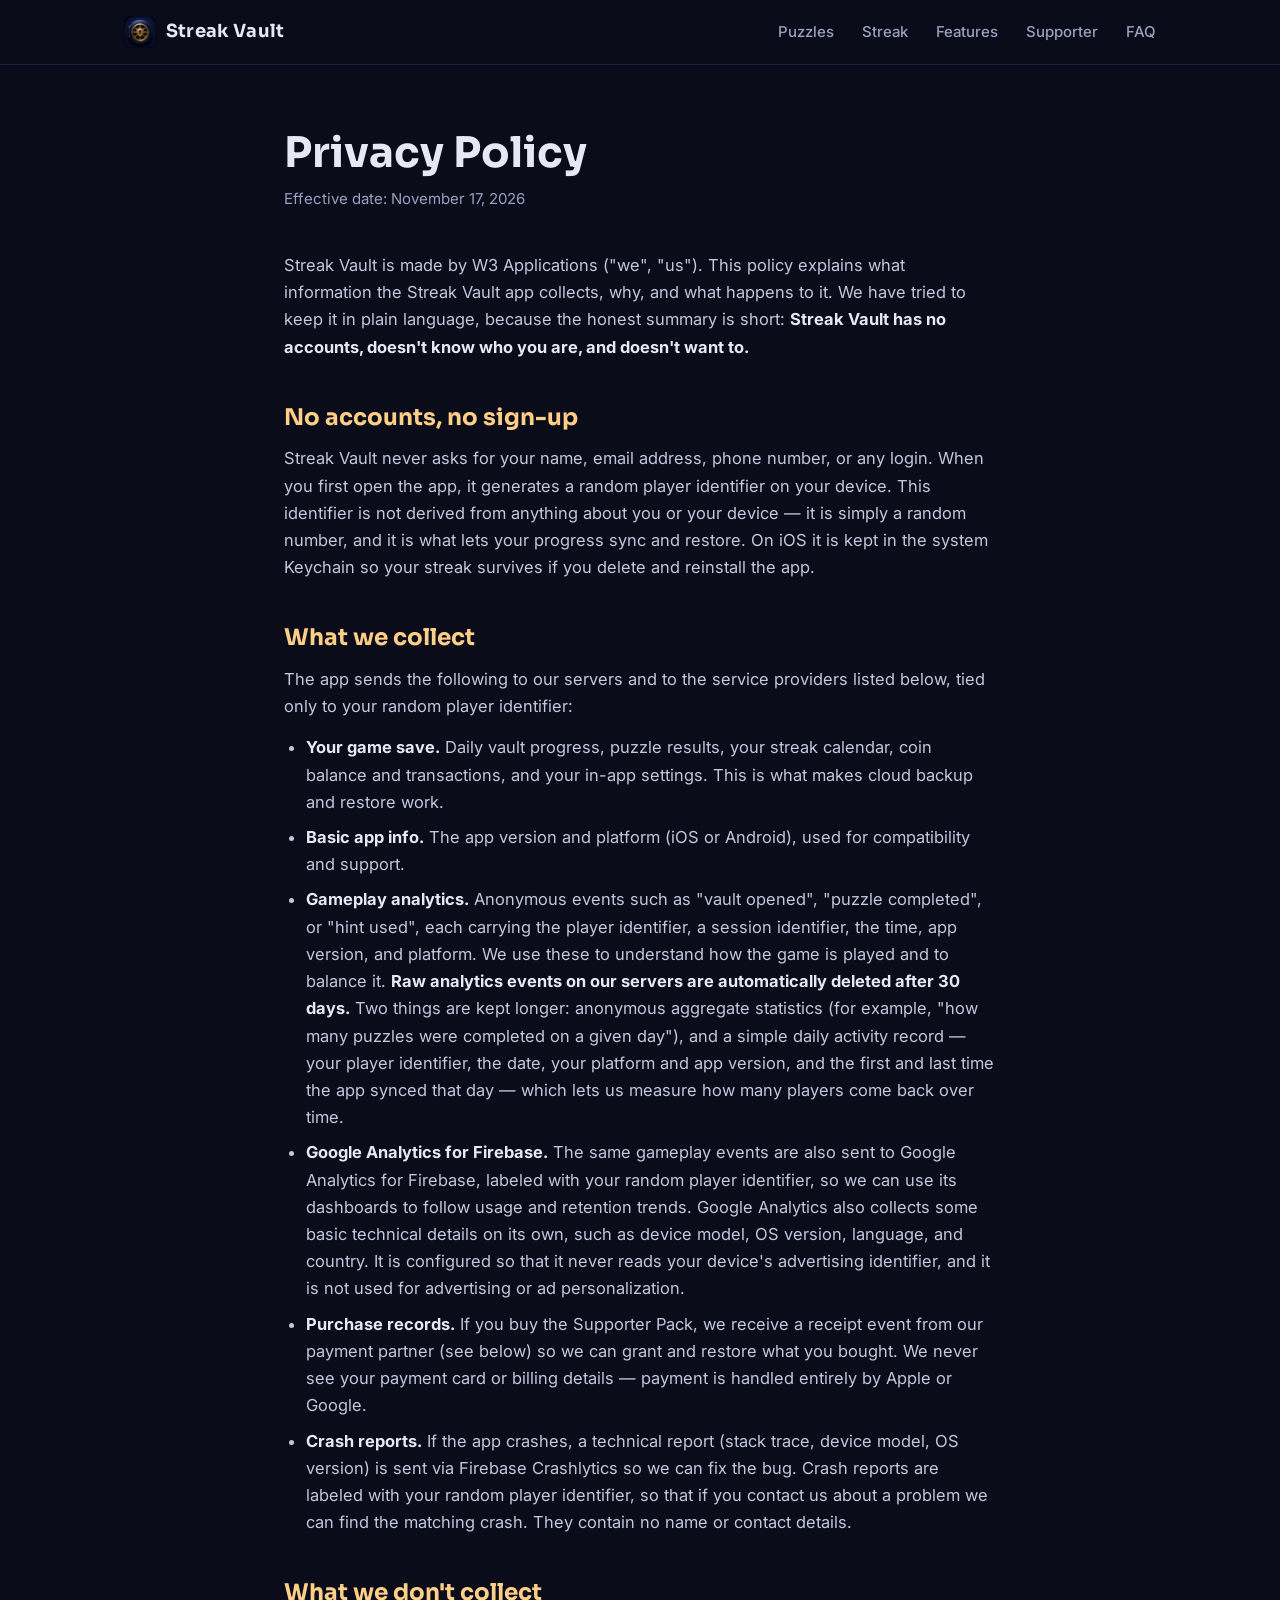
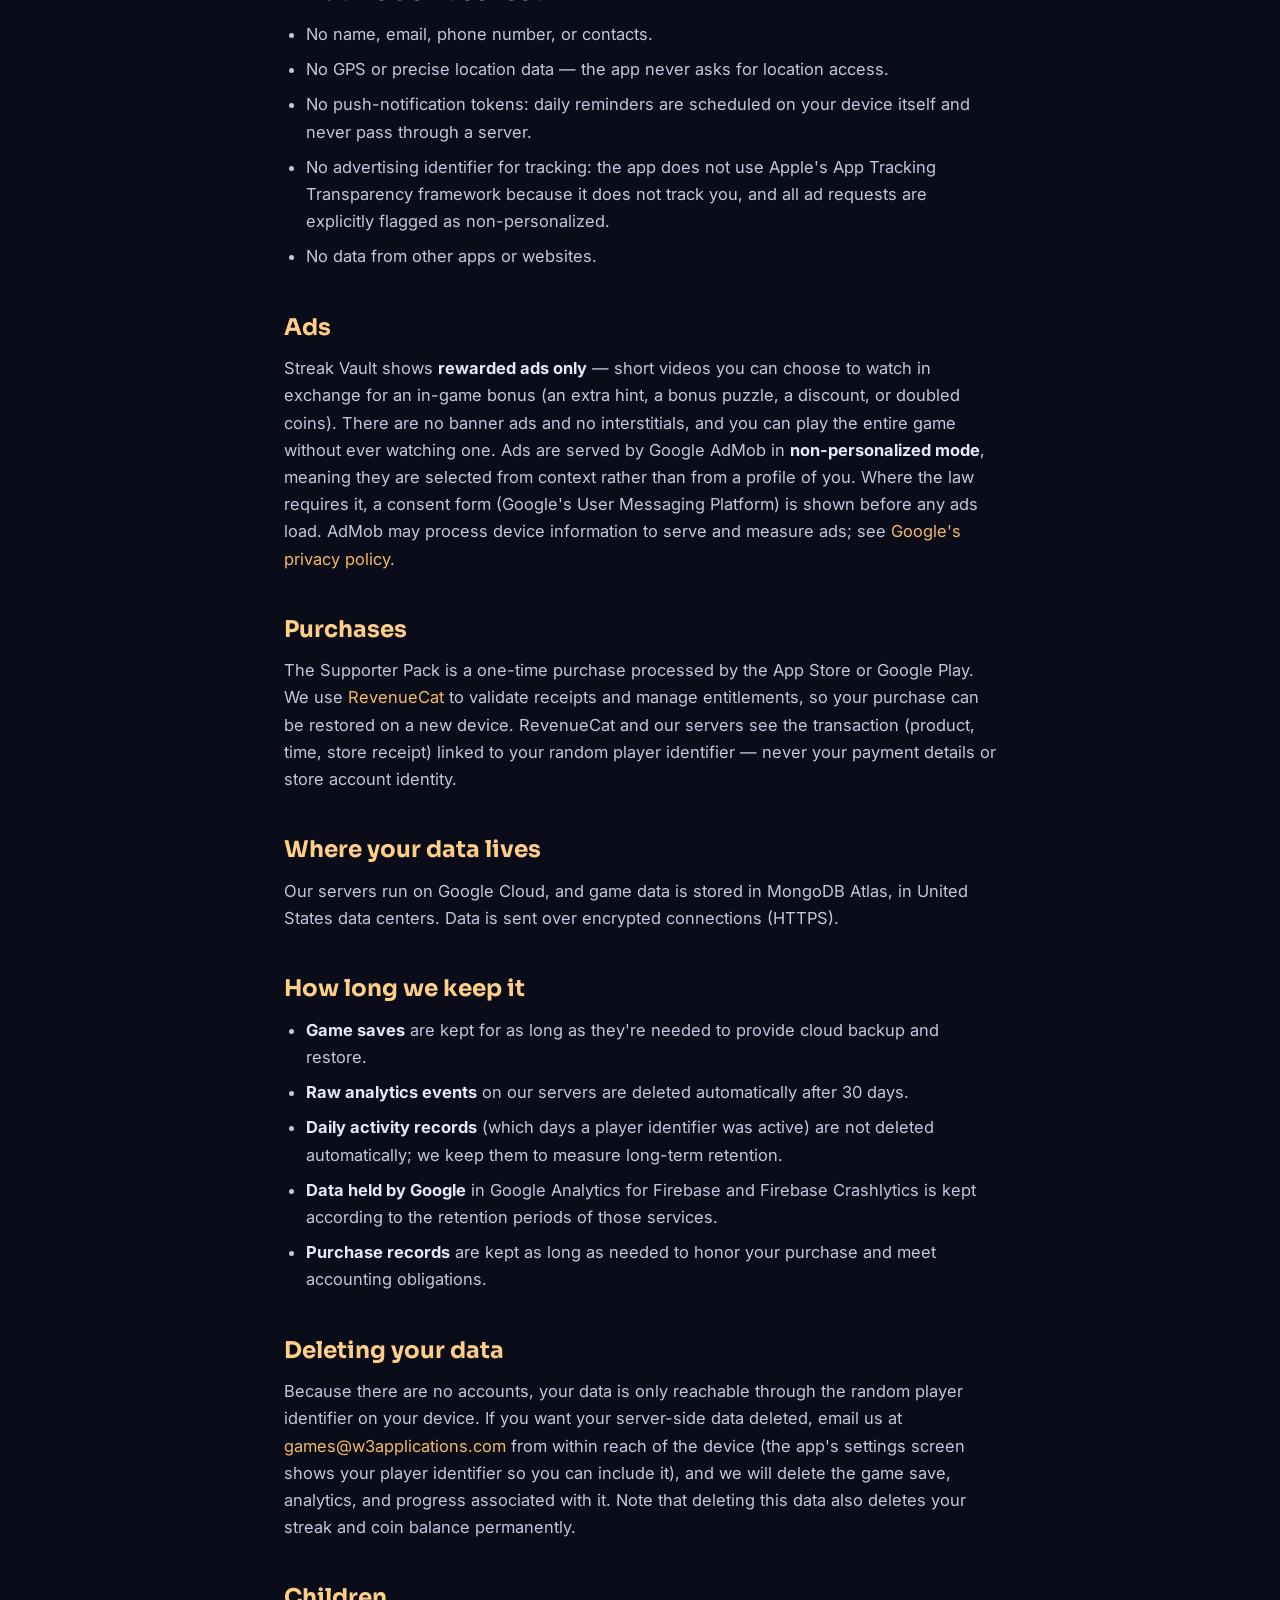
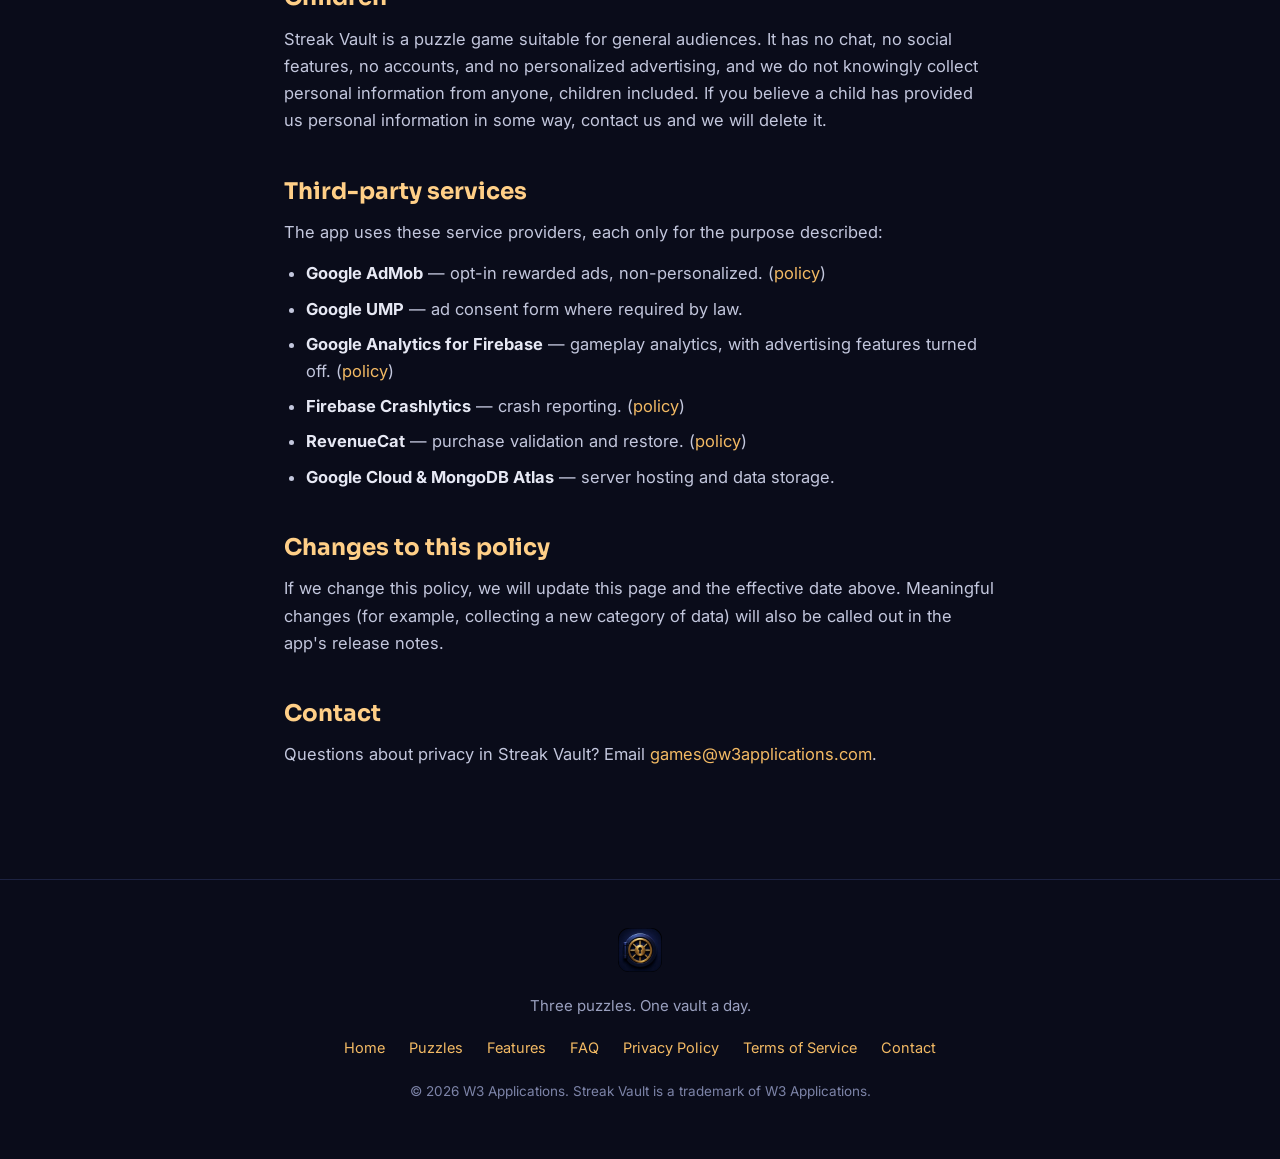
<file: privacy.html>
<!DOCTYPE html>
<html lang="en">
<head>
  <meta charset="UTF-8">
  <meta name="viewport" content="width=device-width, initial-scale=1.0">
  <title>Privacy Policy — Streak Vault</title>
  <meta name="description" content="Privacy policy for Streak Vault, the calm daily brain-teaser by W3 Applications.">
  <link rel="canonical" href="https://streakvault.com/privacy.html">
  <meta name="theme-color" content="#0a0c1a">
  <link rel="icon" type="image/png" href="assets/favicon.png">
  <link rel="apple-touch-icon" href="assets/apple-touch-icon.png">
  <meta property="og:site_name" content="Streak Vault">
  <meta property="og:title" content="Privacy Policy — Streak Vault">
  <meta property="og:description" content="Privacy policy for Streak Vault, the calm daily brain-teaser by W3 Applications.">
  <meta property="og:image" content="https://streakvault.com/assets/og-image.jpg">
  <meta property="og:image:width" content="1200">
  <meta property="og:image:height" content="630">
  <meta property="og:url" content="https://streakvault.com/privacy.html">
  <meta property="og:type" content="website">
  <meta name="twitter:card" content="summary_large_image">
  <link rel="preconnect" href="https://fonts.googleapis.com">
  <link rel="preconnect" href="https://fonts.gstatic.com" crossorigin>
  <link href="https://fonts.googleapis.com/css2?family=Inter:wght@400;500;600&family=Sora:wght@600;700&display=swap" rel="stylesheet">
  <link rel="stylesheet" href="styles.css">
</head>
<body>

<nav class="nav" aria-label="Main">
  <div class="wrap nav-inner">
    <a href="index.html" class="nav-brand">
      <img src="assets/app-icon-264.webp" alt="" width="32" height="32">
      Streak Vault
    </a>
    <div class="nav-links">
      <a href="index.html#puzzles">Puzzles</a>
      <a href="index.html#streak" class="hide-sm">Streak</a>
      <a href="index.html#features" class="hide-sm">Features</a>
      <a href="index.html#supporter">Supporter</a>
      <a href="index.html#faq">FAQ</a>
    </div>
  </div>
</nav>

<main class="doc">
  <h1>Privacy Policy</h1>
  <p class="doc-date">Effective date: November 17, 2026</p>

  <p>Streak Vault is made by W3 Applications ("we", "us"). This policy explains what information the Streak Vault app collects, why, and what happens to it. We have tried to keep it in plain language, because the honest summary is short: <strong>Streak Vault has no accounts, doesn't know who you are, and doesn't want to.</strong></p>

  <h2>No accounts, no sign-up</h2>
  <p>Streak Vault never asks for your name, email address, phone number, or any login. When you first open the app, it generates a random player identifier on your device. This identifier is not derived from anything about you or your device — it is simply a random number, and it is what lets your progress sync and restore. On iOS it is kept in the system Keychain so your streak survives if you delete and reinstall the app.</p>

  <h2>What we collect</h2>
  <p>The app sends the following to our servers and to the service providers listed below, tied only to your random player identifier:</p>
  <ul>
    <li><strong>Your game save.</strong> Daily vault progress, puzzle results, your streak calendar, coin balance and transactions, and your in-app settings. This is what makes cloud backup and restore work.</li>
    <li><strong>Basic app info.</strong> The app version and platform (iOS or Android), used for compatibility and support.</li>
    <li><strong>Gameplay analytics.</strong> Anonymous events such as "vault opened", "puzzle completed", or "hint used", each carrying the player identifier, a session identifier, the time, app version, and platform. We use these to understand how the game is played and to balance it. <strong>Raw analytics events on our servers are automatically deleted after 30 days.</strong> Two things are kept longer: anonymous aggregate statistics (for example, "how many puzzles were completed on a given day"), and a simple daily activity record — your player identifier, the date, your platform and app version, and the first and last time the app synced that day — which lets us measure how many players come back over time.</li>
    <li><strong>Google Analytics for Firebase.</strong> The same gameplay events are also sent to Google Analytics for Firebase, labeled with your random player identifier, so we can use its dashboards to follow usage and retention trends. Google Analytics also collects some basic technical details on its own, such as device model, OS version, language, and country. It is configured so that it never reads your device's advertising identifier, and it is not used for advertising or ad personalization.</li>
    <li><strong>Purchase records.</strong> If you buy the Supporter Pack, we receive a receipt event from our payment partner (see below) so we can grant and restore what you bought. We never see your payment card or billing details — payment is handled entirely by Apple or Google.</li>
    <li><strong>Crash reports.</strong> If the app crashes, a technical report (stack trace, device model, OS version) is sent via Firebase Crashlytics so we can fix the bug. Crash reports are labeled with your random player identifier, so that if you contact us about a problem we can find the matching crash. They contain no name or contact details.</li>
  </ul>

  <h2>What we don't collect</h2>
  <ul>
    <li>No name, email, phone number, or contacts.</li>
    <li>No GPS or precise location data — the app never asks for location access.</li>
    <li>No push-notification tokens: daily reminders are scheduled on your device itself and never pass through a server.</li>
    <li>No advertising identifier for tracking: the app does not use Apple's App Tracking Transparency framework because it does not track you, and all ad requests are explicitly flagged as non-personalized.</li>
    <li>No data from other apps or websites.</li>
  </ul>

  <h2>Ads</h2>
  <p>Streak Vault shows <strong>rewarded ads only</strong> — short videos you can choose to watch in exchange for an in-game bonus (an extra hint, a bonus puzzle, a discount, or doubled coins). There are no banner ads and no interstitials, and you can play the entire game without ever watching one. Ads are served by Google AdMob in <strong>non-personalized mode</strong>, meaning they are selected from context rather than from a profile of you. Where the law requires it, a consent form (Google's User Messaging Platform) is shown before any ads load. AdMob may process device information to serve and measure ads; see <a href="https://policies.google.com/privacy" rel="noopener">Google's privacy policy</a>.</p>

  <h2>Purchases</h2>
  <p>The Supporter Pack is a one-time purchase processed by the App Store or Google Play. We use <a href="https://www.revenuecat.com/privacy" rel="noopener">RevenueCat</a> to validate receipts and manage entitlements, so your purchase can be restored on a new device. RevenueCat and our servers see the transaction (product, time, store receipt) linked to your random player identifier — never your payment details or store account identity.</p>

  <h2>Where your data lives</h2>
  <p>Our servers run on Google Cloud, and game data is stored in MongoDB Atlas, in United States data centers. Data is sent over encrypted connections (HTTPS).</p>

  <h2>How long we keep it</h2>
  <ul>
    <li><strong>Game saves</strong> are kept for as long as they're needed to provide cloud backup and restore.</li>
    <li><strong>Raw analytics events</strong> on our servers are deleted automatically after 30 days.</li>
    <li><strong>Daily activity records</strong> (which days a player identifier was active) are not deleted automatically; we keep them to measure long-term retention.</li>
    <li><strong>Data held by Google</strong> in Google Analytics for Firebase and Firebase Crashlytics is kept according to the retention periods of those services.</li>
    <li><strong>Purchase records</strong> are kept as long as needed to honor your purchase and meet accounting obligations.</li>
  </ul>

  <h2 id="deleting-your-data">Deleting your data</h2>
  <p>Because there are no accounts, your data is only reachable through the random player identifier on your device. If you want your server-side data deleted, email us at <a href="mailto:games@w3applications.com">games@w3applications.com</a> from within reach of the device (the app's settings screen shows your player identifier so you can include it), and we will delete the game save, analytics, and progress associated with it. Note that deleting this data also deletes your streak and coin balance permanently.</p>

  <h2>Children</h2>
  <p>Streak Vault is a puzzle game suitable for general audiences. It has no chat, no social features, no accounts, and no personalized advertising, and we do not knowingly collect personal information from anyone, children included. If you believe a child has provided us personal information in some way, contact us and we will delete it.</p>

  <h2>Third-party services</h2>
  <p>The app uses these service providers, each only for the purpose described:</p>
  <ul>
    <li><strong>Google AdMob</strong> — opt-in rewarded ads, non-personalized. (<a href="https://policies.google.com/privacy" rel="noopener">policy</a>)</li>
    <li><strong>Google UMP</strong> — ad consent form where required by law.</li>
    <li><strong>Google Analytics for Firebase</strong> — gameplay analytics, with advertising features turned off. (<a href="https://firebase.google.com/support/privacy" rel="noopener">policy</a>)</li>
    <li><strong>Firebase Crashlytics</strong> — crash reporting. (<a href="https://firebase.google.com/support/privacy" rel="noopener">policy</a>)</li>
    <li><strong>RevenueCat</strong> — purchase validation and restore. (<a href="https://www.revenuecat.com/privacy" rel="noopener">policy</a>)</li>
    <li><strong>Google Cloud &amp; MongoDB Atlas</strong> — server hosting and data storage.</li>
  </ul>

  <h2>Changes to this policy</h2>
  <p>If we change this policy, we will update this page and the effective date above. Meaningful changes (for example, collecting a new category of data) will also be called out in the app's release notes.</p>

  <h2>Contact</h2>
  <p>Questions about privacy in Streak Vault? Email <a href="mailto:games@w3applications.com">games@w3applications.com</a>.</p>
</main>

<footer>
  <div class="wrap">
    <img src="assets/app-icon-264.webp" alt="" width="44" height="44">
    <p class="foot-tag">Three puzzles. One vault a day.</p>
    <div class="foot-links">
      <a href="index.html">Home</a>
      <a href="index.html#puzzles">Puzzles</a>
      <a href="index.html#features">Features</a>
      <a href="index.html#faq">FAQ</a>
      <a href="privacy.html">Privacy Policy</a>
      <a href="terms.html">Terms of Service</a>
      <a href="mailto:games@w3applications.com">Contact</a>
    </div>
    <p class="copyright">© 2026 W3 Applications. Streak Vault is a trademark of W3 Applications.</p>
  </div>
</footer>

</body>
</html>
</file>
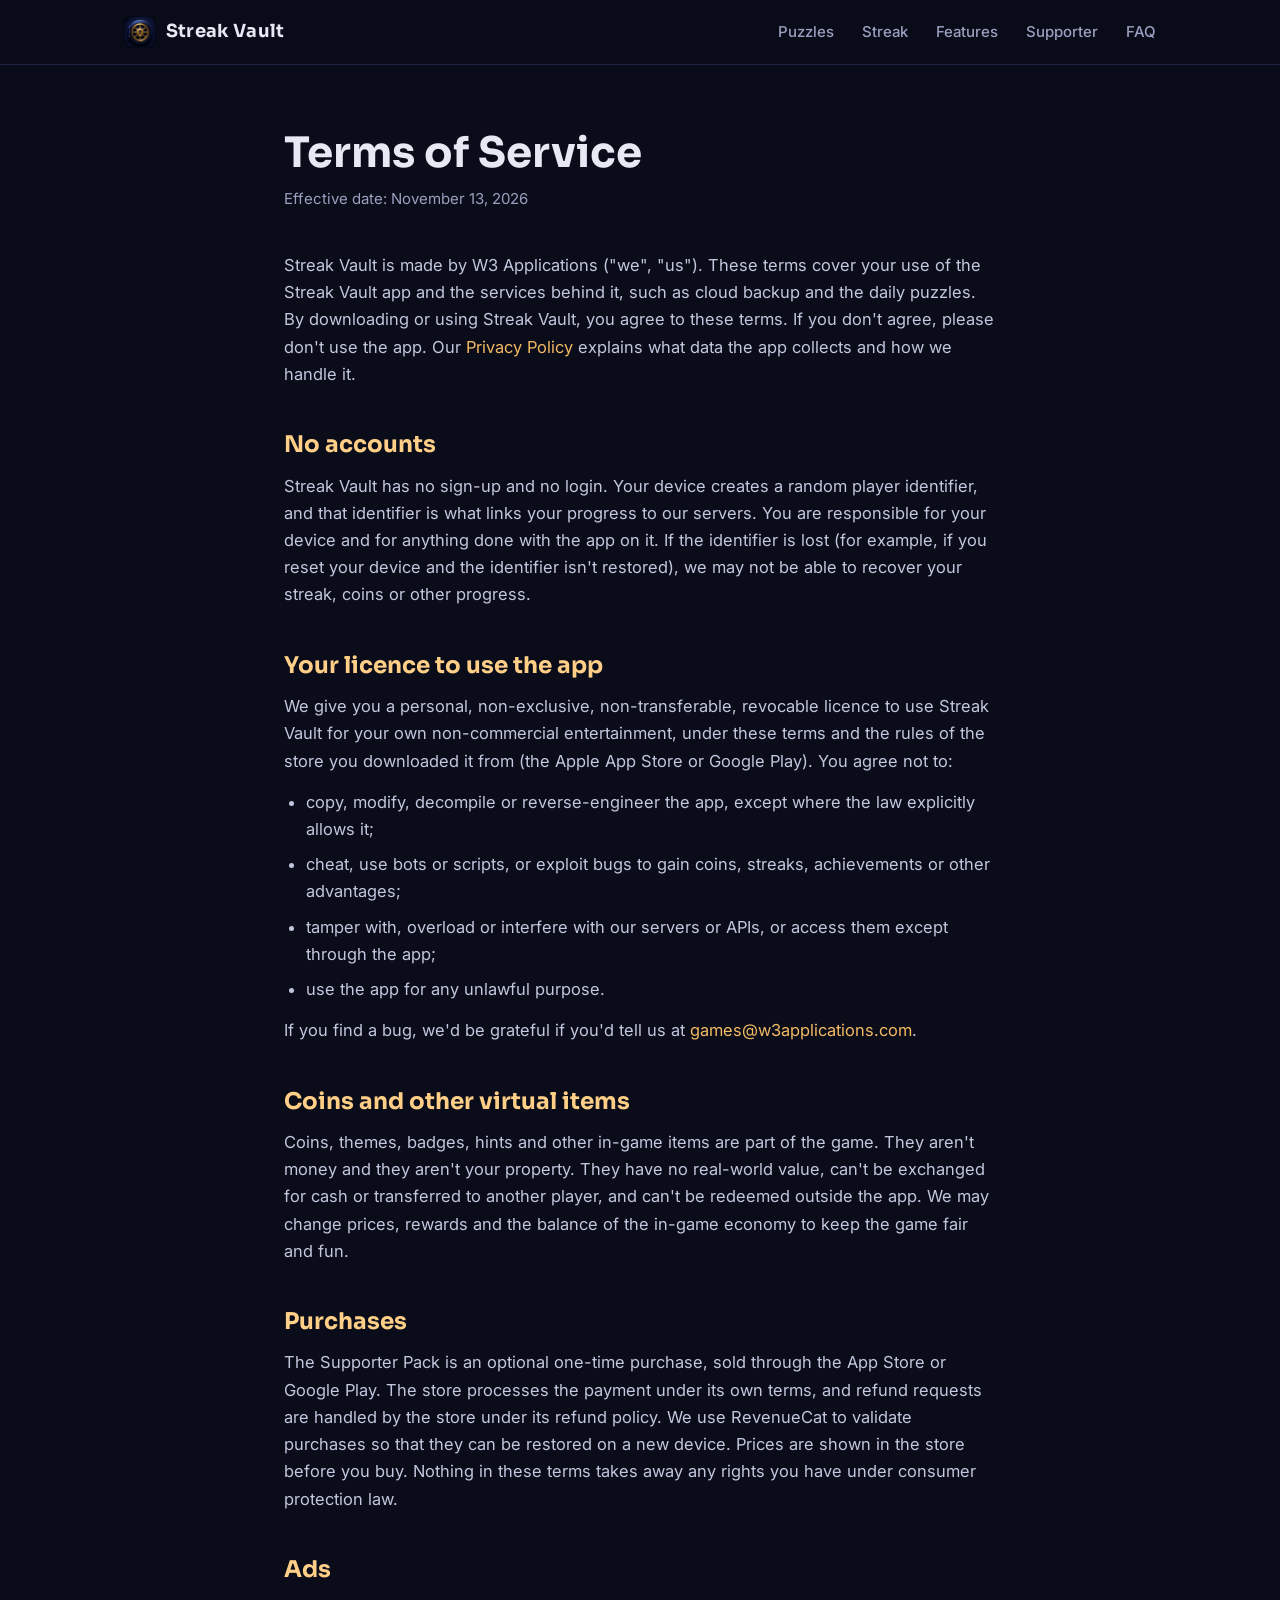
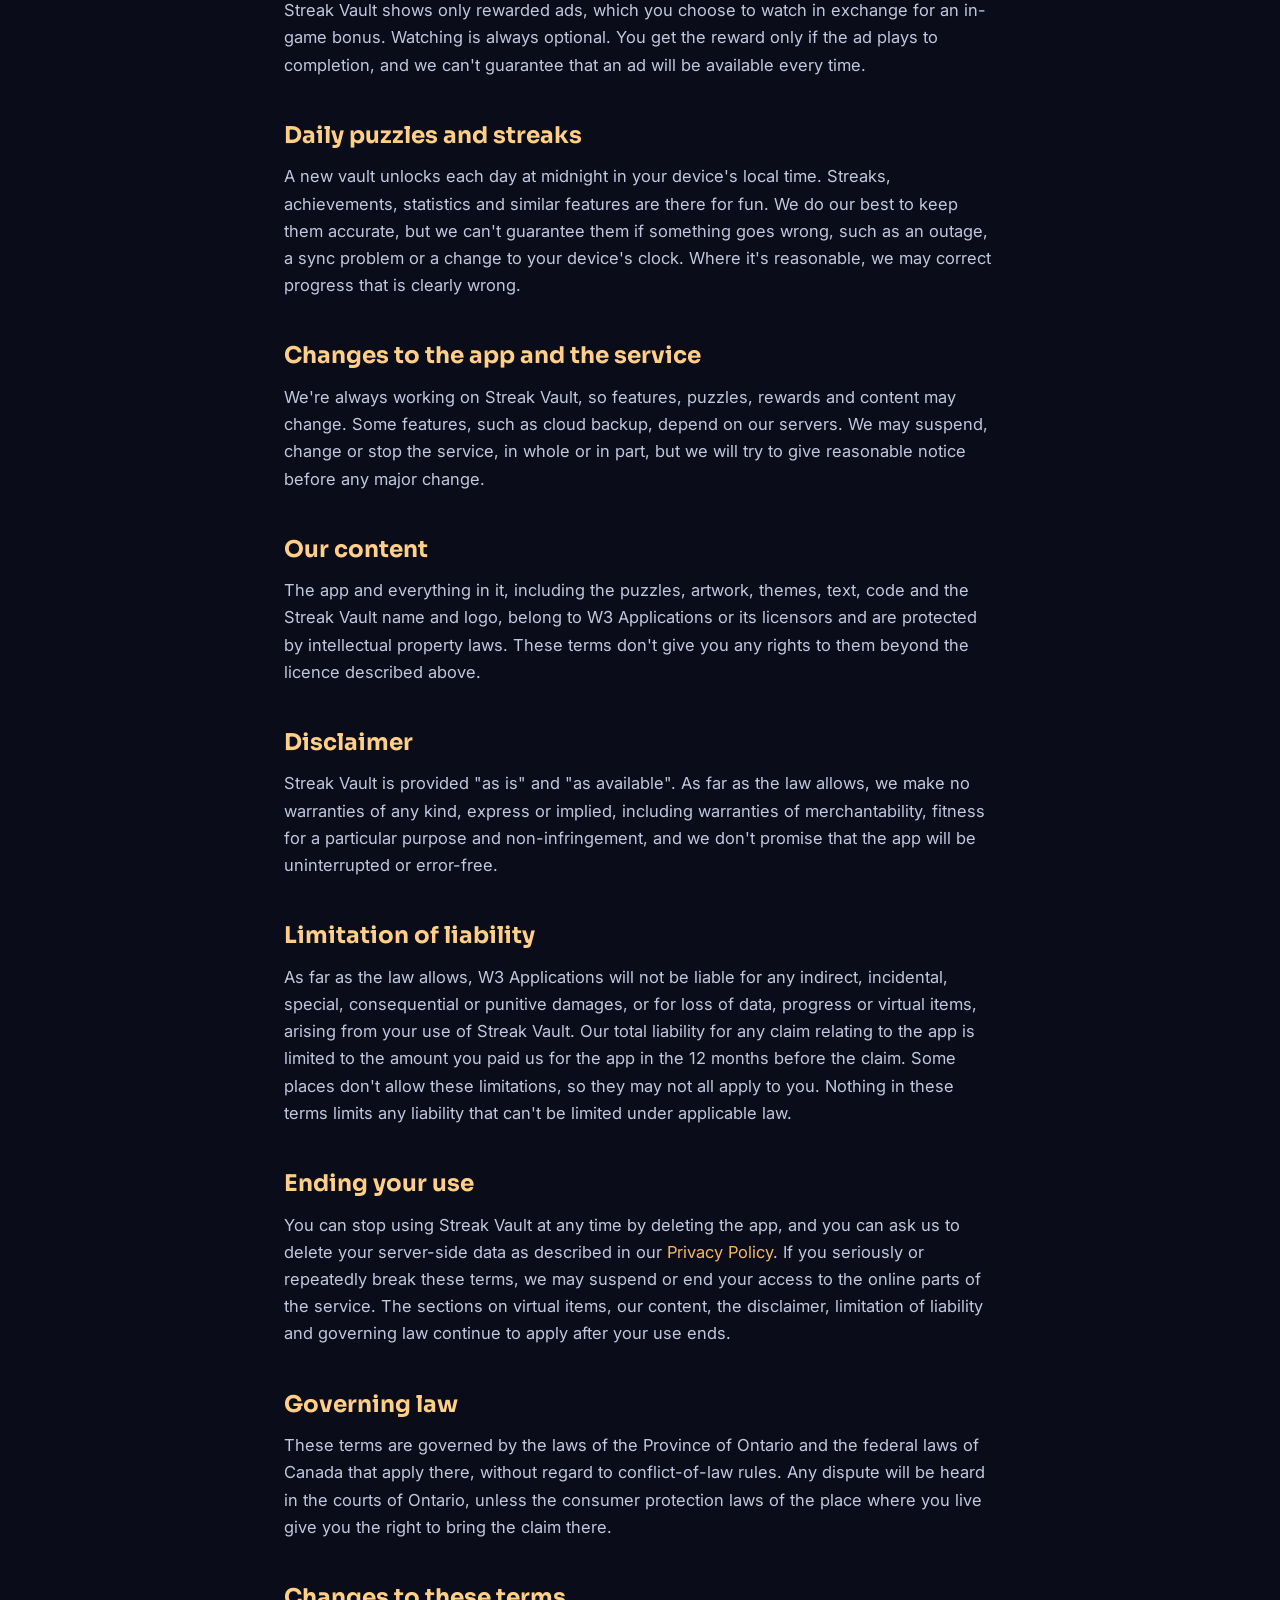
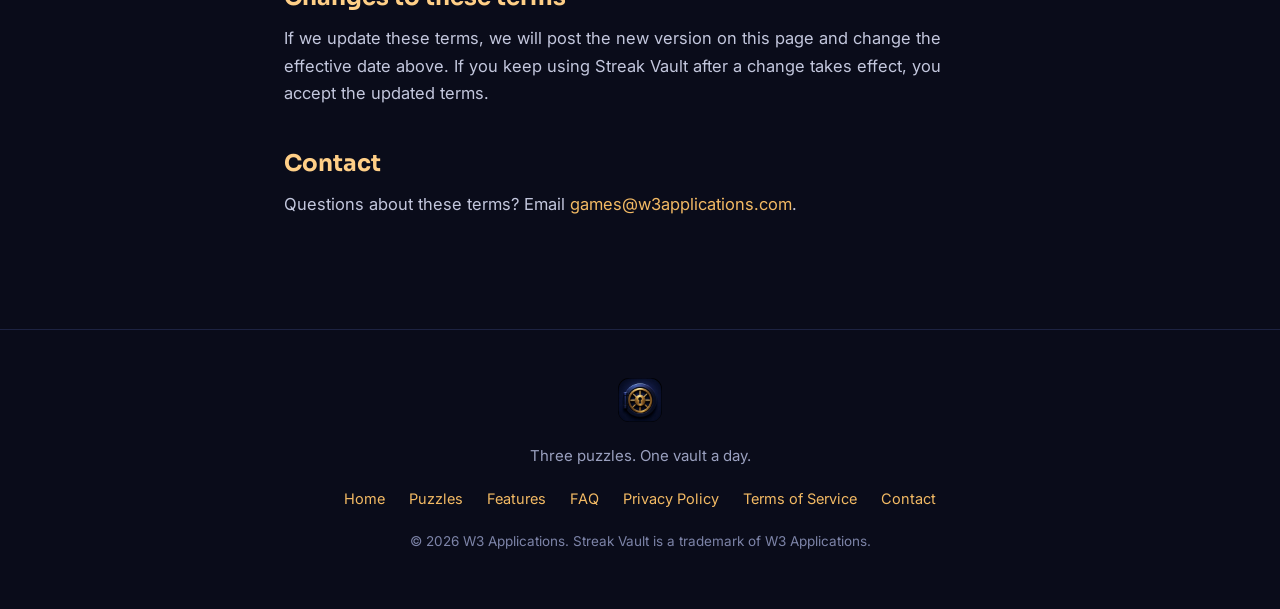
<file: terms.html>
<!DOCTYPE html>
<html lang="en">
<head>
  <meta charset="UTF-8">
  <meta name="viewport" content="width=device-width, initial-scale=1.0">
  <title>Terms of Service — Streak Vault</title>
  <meta name="description" content="Terms of service for Streak Vault, the calm daily brain-teaser by W3 Applications.">
  <link rel="canonical" href="https://streakvault.com/terms.html">
  <meta name="theme-color" content="#0a0c1a">
  <link rel="icon" type="image/png" href="assets/favicon.png">
  <link rel="apple-touch-icon" href="assets/apple-touch-icon.png">
  <meta property="og:site_name" content="Streak Vault">
  <meta property="og:title" content="Terms of Service — Streak Vault">
  <meta property="og:description" content="Terms of service for Streak Vault, the calm daily brain-teaser by W3 Applications.">
  <meta property="og:image" content="https://streakvault.com/assets/og-image.jpg">
  <meta property="og:image:width" content="1200">
  <meta property="og:image:height" content="630">
  <meta property="og:url" content="https://streakvault.com/terms.html">
  <meta property="og:type" content="website">
  <meta name="twitter:card" content="summary_large_image">
  <link rel="preconnect" href="https://fonts.googleapis.com">
  <link rel="preconnect" href="https://fonts.gstatic.com" crossorigin>
  <link href="https://fonts.googleapis.com/css2?family=Inter:wght@400;500;600&family=Sora:wght@600;700&display=swap" rel="stylesheet">
  <link rel="stylesheet" href="styles.css">
</head>
<body>

<nav class="nav" aria-label="Main">
  <div class="wrap nav-inner">
    <a href="index.html" class="nav-brand">
      <img src="assets/app-icon-264.webp" alt="" width="32" height="32">
      Streak Vault
    </a>
    <div class="nav-links">
      <a href="index.html#puzzles">Puzzles</a>
      <a href="index.html#streak" class="hide-sm">Streak</a>
      <a href="index.html#features" class="hide-sm">Features</a>
      <a href="index.html#supporter">Supporter</a>
      <a href="index.html#faq">FAQ</a>
    </div>
  </div>
</nav>

<main class="doc">
  <h1>Terms of Service</h1>
  <p class="doc-date">Effective date: November 13, 2026</p>

  <p>Streak Vault is made by W3 Applications ("we", "us"). These terms cover your use of the Streak Vault app and the services behind it, such as cloud backup and the daily puzzles. By downloading or using Streak Vault, you agree to these terms. If you don't agree, please don't use the app. Our <a href="privacy.html">Privacy Policy</a> explains what data the app collects and how we handle it.</p>

  <h2>No accounts</h2>
  <p>Streak Vault has no sign-up and no login. Your device creates a random player identifier, and that identifier is what links your progress to our servers. You are responsible for your device and for anything done with the app on it. If the identifier is lost (for example, if you reset your device and the identifier isn't restored), we may not be able to recover your streak, coins or other progress.</p>

  <h2>Your licence to use the app</h2>
  <p>We give you a personal, non-exclusive, non-transferable, revocable licence to use Streak Vault for your own non-commercial entertainment, under these terms and the rules of the store you downloaded it from (the Apple App Store or Google Play). You agree not to:</p>
  <ul>
    <li>copy, modify, decompile or reverse-engineer the app, except where the law explicitly allows it;</li>
    <li>cheat, use bots or scripts, or exploit bugs to gain coins, streaks, achievements or other advantages;</li>
    <li>tamper with, overload or interfere with our servers or APIs, or access them except through the app;</li>
    <li>use the app for any unlawful purpose.</li>
  </ul>
  <p>If you find a bug, we'd be grateful if you'd tell us at <a href="mailto:games@w3applications.com">games@w3applications.com</a>.</p>

  <h2>Coins and other virtual items</h2>
  <p>Coins, themes, badges, hints and other in-game items are part of the game. They aren't money and they aren't your property. They have no real-world value, can't be exchanged for cash or transferred to another player, and can't be redeemed outside the app. We may change prices, rewards and the balance of the in-game economy to keep the game fair and fun.</p>

  <h2>Purchases</h2>
  <p>The Supporter Pack is an optional one-time purchase, sold through the App Store or Google Play. The store processes the payment under its own terms, and refund requests are handled by the store under its refund policy. We use RevenueCat to validate purchases so that they can be restored on a new device. Prices are shown in the store before you buy. Nothing in these terms takes away any rights you have under consumer protection law.</p>

  <h2>Ads</h2>
  <p>Streak Vault shows only rewarded ads, which you choose to watch in exchange for an in-game bonus. Watching is always optional. You get the reward only if the ad plays to completion, and we can't guarantee that an ad will be available every time.</p>

  <h2>Daily puzzles and streaks</h2>
  <p>A new vault unlocks each day at midnight in your device's local time. Streaks, achievements, statistics and similar features are there for fun. We do our best to keep them accurate, but we can't guarantee them if something goes wrong, such as an outage, a sync problem or a change to your device's clock. Where it's reasonable, we may correct progress that is clearly wrong.</p>

  <h2>Changes to the app and the service</h2>
  <p>We're always working on Streak Vault, so features, puzzles, rewards and content may change. Some features, such as cloud backup, depend on our servers. We may suspend, change or stop the service, in whole or in part, but we will try to give reasonable notice before any major change.</p>

  <h2>Our content</h2>
  <p>The app and everything in it, including the puzzles, artwork, themes, text, code and the Streak Vault name and logo, belong to W3 Applications or its licensors and are protected by intellectual property laws. These terms don't give you any rights to them beyond the licence described above.</p>

  <h2>Disclaimer</h2>
  <p>Streak Vault is provided "as is" and "as available". As far as the law allows, we make no warranties of any kind, express or implied, including warranties of merchantability, fitness for a particular purpose and non-infringement, and we don't promise that the app will be uninterrupted or error-free.</p>

  <h2>Limitation of liability</h2>
  <p>As far as the law allows, W3 Applications will not be liable for any indirect, incidental, special, consequential or punitive damages, or for loss of data, progress or virtual items, arising from your use of Streak Vault. Our total liability for any claim relating to the app is limited to the amount you paid us for the app in the 12 months before the claim. Some places don't allow these limitations, so they may not all apply to you. Nothing in these terms limits any liability that can't be limited under applicable law.</p>

  <h2>Ending your use</h2>
  <p>You can stop using Streak Vault at any time by deleting the app, and you can ask us to delete your server-side data as described in our <a href="privacy.html#deleting-your-data">Privacy Policy</a>. If you seriously or repeatedly break these terms, we may suspend or end your access to the online parts of the service. The sections on virtual items, our content, the disclaimer, limitation of liability and governing law continue to apply after your use ends.</p>

  <h2>Governing law</h2>
  <p>These terms are governed by the laws of the Province of Ontario and the federal laws of Canada that apply there, without regard to conflict-of-law rules. Any dispute will be heard in the courts of Ontario, unless the consumer protection laws of the place where you live give you the right to bring the claim there.</p>

  <h2>Changes to these terms</h2>
  <p>If we update these terms, we will post the new version on this page and change the effective date above. If you keep using Streak Vault after a change takes effect, you accept the updated terms.</p>

  <h2>Contact</h2>
  <p>Questions about these terms? Email <a href="mailto:games@w3applications.com">games@w3applications.com</a>.</p>
</main>

<footer>
  <div class="wrap">
    <img src="assets/app-icon-264.webp" alt="" width="44" height="44">
    <p class="foot-tag">Three puzzles. One vault a day.</p>
    <div class="foot-links">
      <a href="index.html">Home</a>
      <a href="index.html#puzzles">Puzzles</a>
      <a href="index.html#features">Features</a>
      <a href="index.html#faq">FAQ</a>
      <a href="privacy.html">Privacy Policy</a>
      <a href="terms.html">Terms of Service</a>
      <a href="mailto:games@w3applications.com">Contact</a>
    </div>
    <p class="copyright">© 2026 W3 Applications. Streak Vault is a trademark of W3 Applications.</p>
  </div>
</footer>

</body>
</html>
</file>
<file: styles.css>
/* Streak Vault — marketing site styles
   Palette lifted from the app's Midnight theme (vault_theme.dart) */

:root {
  --bg: #0a0c1a;
  --bg-top: #1b2044;
  --surface: #12152b;
  --tile: #1f2547;
  --border: #303a6b;
  --gold: #f3ba64;
  --glow: #ffcf87;
  --text: #e6e8f4;
  --muted: #9aa0bf;
  --teal: #56c2a8;
  --violet: #8f86e8;
  --rose: #e07a9a;
  --blue: #5d8de0;
  --moss: #7fb069;
  --aurum: #ffd97e;
  --aurum-bg: #0a0805;
  --radius: 18px;
  --maxw: 1080px;
}

* { margin: 0; padding: 0; box-sizing: border-box; }

html { scroll-behavior: smooth; }

body {
  background: var(--bg);
  color: var(--text);
  font-family: "Inter", -apple-system, BlinkMacSystemFont, "Segoe UI", sans-serif;
  font-size: 17px;
  line-height: 1.65;
  -webkit-font-smoothing: antialiased;
}

h1, h2, h3 { font-family: "Sora", "Inter", sans-serif; line-height: 1.15; text-wrap: balance; }

a { color: var(--gold); text-decoration: none; }
a:hover { color: var(--glow); }

:focus-visible { outline: 2px solid var(--glow); outline-offset: 3px; border-radius: 4px; }

.sr-only {
  position: absolute; width: 1px; height: 1px; margin: -1px; padding: 0;
  overflow: hidden; clip: rect(0, 0, 0, 0); white-space: nowrap; border: 0;
}

.kicker {
  font-size: 13px;
  font-weight: 600;
  letter-spacing: 0.22em;
  text-transform: uppercase;
  color: var(--gold);
  margin-bottom: 12px;
}

.wrap { max-width: var(--maxw); margin: 0 auto; padding: 0 24px; }

/* ---------- nav ---------- */

.nav {
  position: sticky;
  top: 0;
  z-index: 10;
  background: rgba(10, 12, 26, 0.82);
  backdrop-filter: blur(12px);
  -webkit-backdrop-filter: blur(12px);
  border-bottom: 1px solid rgba(48, 58, 107, 0.5);
}

.nav-inner {
  display: flex;
  align-items: center;
  justify-content: space-between;
  height: 64px;
}

.nav-brand {
  display: flex;
  align-items: center;
  gap: 10px;
  font-family: "Sora", sans-serif;
  font-weight: 700;
  font-size: 18px;
  color: var(--text);
  letter-spacing: 0.01em;
}

.nav-brand img { width: 32px; height: 32px; border-radius: 8px; }

.nav-links { display: flex; gap: 28px; font-size: 15px; }
.nav-links a { color: var(--muted); font-weight: 500; }
.nav-links a:hover { color: var(--glow); }

/* ---------- hero ---------- */

.hero {
  position: relative;
  overflow: hidden;
  background: radial-gradient(ellipse 90% 70% at 50% -10%, var(--bg-top) 0%, var(--bg) 70%);
  text-align: center;
  padding: 88px 0 96px;
}

.hero-icon {
  width: 132px;
  height: 132px;
  border-radius: 30px;
  box-shadow:
    0 0 60px rgba(243, 186, 100, 0.35),
    0 0 140px rgba(243, 186, 100, 0.15),
    0 8px 30px rgba(0, 0, 0, 0.6);
  margin-bottom: 36px;
}

.hero .eyebrow {
  font-size: 14px;
  font-weight: 600;
  letter-spacing: 0.22em;
  text-transform: uppercase;
  color: var(--gold);
  margin-bottom: 18px;
}

.hero h1 {
  font-size: clamp(38px, 6.5vw, 64px);
  font-weight: 700;
  margin: 0 auto 22px;
  max-width: 700px;
  background: linear-gradient(120deg, var(--glow) 0%, var(--gold) 45%, #d99a3e 100%);
  -webkit-background-clip: text;
  background-clip: text;
  color: transparent;
}

.hero .sub {
  font-size: clamp(17px, 2.2vw, 20px);
  color: var(--muted);
  max-width: 620px;
  margin: 0 auto 40px;
}

/* store badges */

.badges { display: flex; gap: 14px; justify-content: center; flex-wrap: wrap; }

.badge {
  display: inline-flex;
  align-items: center;
  gap: 12px;
  padding: 12px 22px;
  border: 1px solid var(--border);
  border-radius: 14px;
  background: var(--surface);
  color: var(--text);
  text-align: left;
}

.badge svg { width: 26px; height: 26px; fill: var(--muted); flex-shrink: 0; }
.badge .badge-top { display: block; font-size: 11px; color: var(--gold); letter-spacing: 0.06em; text-transform: uppercase; font-weight: 600; }
.badge .badge-bottom { display: block; font-size: 17px; font-weight: 600; line-height: 1.25; }

a.badge { cursor: pointer; text-decoration: none; transition: border-color .2s, transform .2s; }
a.badge:hover { border-color: var(--gold); transform: translateY(-1px); }
a.badge svg { fill: var(--text); }

.hero-note { margin-top: 22px; font-size: 14.5px; color: var(--muted); }

/* ---------- sections ---------- */

section { padding: 88px 0; }

.section-head { text-align: center; max-width: 640px; margin: 0 auto 56px; }

.section-head h2 { font-size: clamp(28px, 4.5vw, 40px); margin-bottom: 14px; }
.section-head p { color: var(--muted); font-size: 17px; }

/* ritual strip */

.ritual { background: var(--surface); border-top: 1px solid rgba(48,58,107,.4); border-bottom: 1px solid rgba(48,58,107,.4); padding: 56px 0; }
.ritual-steps { display: grid; grid-template-columns: repeat(3, 1fr); gap: 32px; text-align: center; }
.ritual-step .num {
  display: inline-flex; align-items: center; justify-content: center;
  width: 40px; height: 40px; border-radius: 50%;
  border: 1px solid var(--gold); color: var(--gold);
  font-family: "Sora", sans-serif; font-weight: 700; font-size: 17px;
  margin-bottom: 14px;
}
.ritual-step h3 { font-size: 19px; margin-bottom: 8px; }
.ritual-step p { color: var(--muted); font-size: 15.5px; }

/* screenshots */

.screens { padding-bottom: 40px; }
.screens .section-head { margin-bottom: 40px; }

.shots {
  list-style: none;
  display: flex;
  gap: 20px;
  overflow-x: auto;
  scroll-snap-type: x proximity;
  -webkit-overflow-scrolling: touch;
  padding: 4px max(24px, calc((100% - var(--maxw)) / 2 + 24px)) 24px;
  scroll-padding-inline: max(24px, calc((100% - var(--maxw)) / 2 + 24px));
  scrollbar-width: thin;
  scrollbar-color: var(--border) transparent;
}
.shots li { flex: 0 0 auto; scroll-snap-align: start; }
.shots img {
  display: block;
  width: 250px;
  height: auto;
  border-radius: 22px;
  border: 1px solid var(--border);
  box-shadow: 0 14px 44px rgba(0, 0, 0, 0.45);
}

/* puzzle cards */

.puzzles-grid { display: grid; grid-template-columns: repeat(3, 1fr); gap: 24px; }

.puzzle-card {
  background: var(--surface);
  border: 1px solid var(--border);
  border-radius: var(--radius);
  padding: 28px;
  transition: transform 0.25s ease, box-shadow 0.25s ease, border-color 0.25s ease;
}

.puzzle-card:hover {
  transform: translateY(-4px);
  border-color: rgba(243, 186, 100, 0.55);
  box-shadow: 0 12px 40px rgba(0, 0, 0, 0.45), 0 0 30px rgba(243, 186, 100, 0.08);
}

.puzzle-art {
  display: flex;
  align-items: center;
  justify-content: center;
  background: var(--tile);
  border: 1px solid var(--border);
  border-radius: 14px;
  padding: 22px;
  margin-bottom: 22px;
}

.puzzle-art svg { width: 100%; max-width: 190px; height: auto; }

.puzzle-card h3 { font-size: 21px; margin-bottom: 8px; color: var(--glow); }
.puzzle-card p { color: var(--muted); font-size: 15.5px; }

/* streak section */

.streak { background: linear-gradient(180deg, var(--bg) 0%, #10132a 50%, var(--bg) 100%); }

.streak-cols { display: grid; grid-template-columns: 1.05fr 1fr; gap: 56px; align-items: center; }

.streak-copy h2 { font-size: clamp(28px, 4vw, 38px); margin-bottom: 16px; }
.streak-copy > p { color: var(--muted); margin-bottom: 26px; }

.streak-list { list-style: none; display: grid; gap: 18px; }
.streak-list li { display: flex; gap: 14px; align-items: flex-start; }
.streak-list .dot {
  flex-shrink: 0;
  width: 34px; height: 34px; border-radius: 10px;
  display: inline-flex; align-items: center; justify-content: center;
  background: var(--tile); border: 1px solid var(--border);
  font-size: 16px;
}
.streak-list b { display: block; font-size: 16px; }
.streak-list span.desc { color: var(--muted); font-size: 15px; }

.calendar-card {
  background: var(--surface);
  border: 1px solid var(--border);
  border-radius: var(--radius);
  padding: 28px;
  box-shadow: 0 18px 60px rgba(0, 0, 0, 0.45);
}

.calendar-card .cal-head {
  display: flex; justify-content: space-between; align-items: baseline;
  margin-bottom: 18px; font-family: "Sora", sans-serif;
}
.calendar-card .cal-head .month { font-weight: 700; font-size: 17px; }
.calendar-card .cal-head .streak-count { color: var(--gold); font-weight: 700; font-size: 15px; }

.cal-grid { display: grid; grid-template-columns: repeat(7, 1fr); gap: 8px; }
.cal-cell {
  aspect-ratio: 1;
  border-radius: 9px;
  display: flex; align-items: center; justify-content: center;
  font-size: 13px;
  background: var(--tile);
  border: 1px solid var(--border);
  color: var(--muted);
}
.cal-cell.done { background: rgba(243, 186, 100, 0.16); border-color: rgba(243, 186, 100, 0.6); color: var(--glow); font-weight: 600; }
.cal-cell.frozen { background: rgba(93, 141, 224, 0.16); border-color: rgba(93, 141, 224, 0.6); color: #a9c4f2; }
.cal-cell.today { border: 1.5px solid var(--gold); color: var(--gold); font-weight: 700; }
.cal-cell.empty { background: transparent; border-color: transparent; }

.cal-legend { display: flex; gap: 18px; margin-top: 18px; font-size: 13px; color: var(--muted); flex-wrap: wrap; }
.cal-legend .chip { display: inline-flex; align-items: center; gap: 7px; }
.cal-legend .swatch { width: 12px; height: 12px; border-radius: 4px; display: inline-block; }
.cal-legend .swatch.done { background: rgba(243, 186, 100, 0.7); }
.cal-legend .swatch.frozen { background: rgba(93, 141, 224, 0.7); }
.cal-legend .chip.next { margin-left: auto; color: var(--gold); font-weight: 600; }

/* master vault */

.master { background: radial-gradient(ellipse 70% 60% at 50% 0%, rgba(143, 134, 232, 0.10) 0%, transparent 70%); }
.master .kicker { color: var(--violet); }

/* features grid */

.features-grid { display: grid; grid-template-columns: repeat(3, 1fr); gap: 24px; }

.feature-card {
  background: var(--surface);
  border: 1px solid var(--border);
  border-radius: var(--radius);
  padding: 26px;
}

.feature-card .icon {
  width: 44px; height: 44px; border-radius: 12px;
  display: flex; align-items: center; justify-content: center;
  font-size: 21px;
  background: var(--tile);
  border: 1px solid var(--border);
  margin-bottom: 16px;
}

.feature-card h3 { font-size: 18px; margin-bottom: 8px; }
.feature-card p { color: var(--muted); font-size: 15px; }

/* themes row */

.themes-row { display: flex; gap: 14px; justify-content: center; flex-wrap: wrap; margin-top: 40px; }
.theme-pill {
  display: inline-flex; align-items: center; gap: 10px;
  padding: 10px 18px;
  border-radius: 999px;
  border: 1px solid var(--border);
  background: var(--surface);
  font-size: 14.5px;
  color: var(--muted);
}
.theme-pill .sw { width: 16px; height: 16px; border-radius: 50%; display: inline-block; border: 1px solid rgba(255,255,255,0.18); }

/* supporter */

.supporter-card {
  position: relative;
  overflow: hidden;
  background:
    radial-gradient(ellipse 80% 90% at 50% -20%, rgba(255, 217, 126, 0.14) 0%, transparent 60%),
    var(--aurum-bg);
  border: 1px solid rgba(255, 217, 126, 0.4);
  border-radius: 24px;
  padding: 56px 40px;
  text-align: center;
  box-shadow: 0 24px 80px rgba(0, 0, 0, 0.55), inset 0 1px 0 rgba(255, 217, 126, 0.25);
}

.supporter-card .kicker { color: var(--aurum); }
.supporter-card h2 { font-size: clamp(26px, 4vw, 36px); color: #fbeecd; margin-bottom: 14px; }
.supporter-card > p { color: #b9ad8d; max-width: 560px; margin: 0 auto 36px; }

.supporter-perks { display: grid; grid-template-columns: repeat(4, 1fr); gap: 18px; max-width: 860px; margin: 0 auto; }
.perk {
  background: rgba(255, 217, 126, 0.05);
  border: 1px solid rgba(255, 217, 126, 0.22);
  border-radius: 14px;
  padding: 20px 14px;
}
.perk .perk-icon { font-size: 24px; margin-bottom: 10px; }
.perk b { display: block; color: #fbeecd; font-size: 15.5px; margin-bottom: 5px; }
.perk span { color: #b9ad8d; font-size: 13.5px; line-height: 1.45; }

.supporter-card .supporter-note { margin: 30px auto 0; font-size: 14px; color: #8d8368; }

/* faq */

.faq { padding-top: 40px; }
.faq-list { max-width: 760px; margin: 0 auto; display: grid; gap: 12px; }
.faq-list details {
  background: var(--surface);
  border: 1px solid var(--border);
  border-radius: 14px;
}
.faq-list details[open] { border-color: rgba(243, 186, 100, 0.45); }
.faq-list summary {
  list-style: none;
  cursor: pointer;
  display: flex;
  align-items: center;
  justify-content: space-between;
  gap: 16px;
  padding: 18px 22px;
  font-family: "Sora", "Inter", sans-serif;
  font-weight: 600;
  font-size: 16.5px;
  border-radius: 14px;
}
.faq-list summary::-webkit-details-marker { display: none; }
.faq-list summary::after {
  content: "+";
  flex-shrink: 0;
  color: var(--gold);
  font-size: 22px;
  font-weight: 400;
  line-height: 1;
}
.faq-list details[open] summary::after { content: "\2212"; }
.faq-list details p { padding: 0 22px 20px; color: var(--muted); font-size: 15.5px; }
.faq-contact { text-align: center; color: var(--muted); font-size: 15.5px; margin-top: 32px; }

/* footer */

footer {
  border-top: 1px solid rgba(48, 58, 107, 0.5);
  padding: 48px 0 56px;
  text-align: center;
}
footer img { width: 44px; height: 44px; border-radius: 11px; margin-bottom: 14px; }
footer .foot-tag { color: var(--muted); font-size: 15px; margin-bottom: 18px; }
footer .foot-links { display: flex; gap: 24px; justify-content: center; font-size: 14.5px; margin-bottom: 20px; flex-wrap: wrap; }
footer .copyright { color: #7d84a8; font-size: 13.5px; }

/* ---------- legal pages (privacy, terms) and 404 ---------- */

.doc { max-width: 760px; margin: 0 auto; padding: 64px 24px 96px; }
.doc h1 { font-size: clamp(30px, 5vw, 42px); margin-bottom: 10px; }
.doc .doc-date { color: var(--muted); font-size: 15px; margin-bottom: 40px; }
.doc h2 { font-size: 23px; margin: 44px 0 14px; color: var(--glow); }
.doc p, .doc li { color: #c3c7dd; font-size: 16.5px; }
.doc p { margin-bottom: 14px; }
.doc ul { margin: 0 0 14px 22px; }
.doc li { margin-bottom: 8px; }
.doc strong { color: var(--text); }

.notfound { text-align: center; padding: 120px 24px 140px; }
.notfound h1 { font-size: clamp(30px, 5vw, 44px); margin-bottom: 14px; }
.notfound p { color: var(--muted); margin-bottom: 30px; }
.btn {
  display: inline-block;
  padding: 12px 26px;
  border-radius: 999px;
  background: var(--gold);
  color: #1a1305;
  font-weight: 600;
}
.btn:hover { background: var(--glow); color: #1a1305; }

/* ---------- responsive ---------- */

@media (max-width: 880px) {
  .puzzles-grid, .features-grid { grid-template-columns: 1fr; max-width: 480px; margin-left: auto; margin-right: auto; }
  .streak-cols { grid-template-columns: 1fr; gap: 40px; }
  .supporter-perks { grid-template-columns: repeat(2, 1fr); }
  .ritual-steps { grid-template-columns: 1fr; max-width: 420px; margin: 0 auto; }
  .nav-links { gap: 13px; font-size: 13.5px; }
  .nav-links .hide-sm { display: none; }
  .nav-brand { font-size: 16px; white-space: nowrap; }
  .shots img { width: 220px; }
  .cal-legend .chip.next { margin-left: 0; }
}

@media (max-width: 480px) {
  .nav-inner { padding: 0 16px; }
  .nav-links { gap: 11px; font-size: 13px; }
  .nav-brand { gap: 8px; }
  .supporter-perks { grid-template-columns: 1fr; }
  .supporter-card { padding: 44px 22px; }
  section { padding: 68px 0; }
}

@media (prefers-reduced-motion: reduce) {
  html { scroll-behavior: auto; }
  .puzzle-card, .puzzle-card:hover,
  a.badge, a.badge:hover { transition: none; transform: none; }
}
</file>
